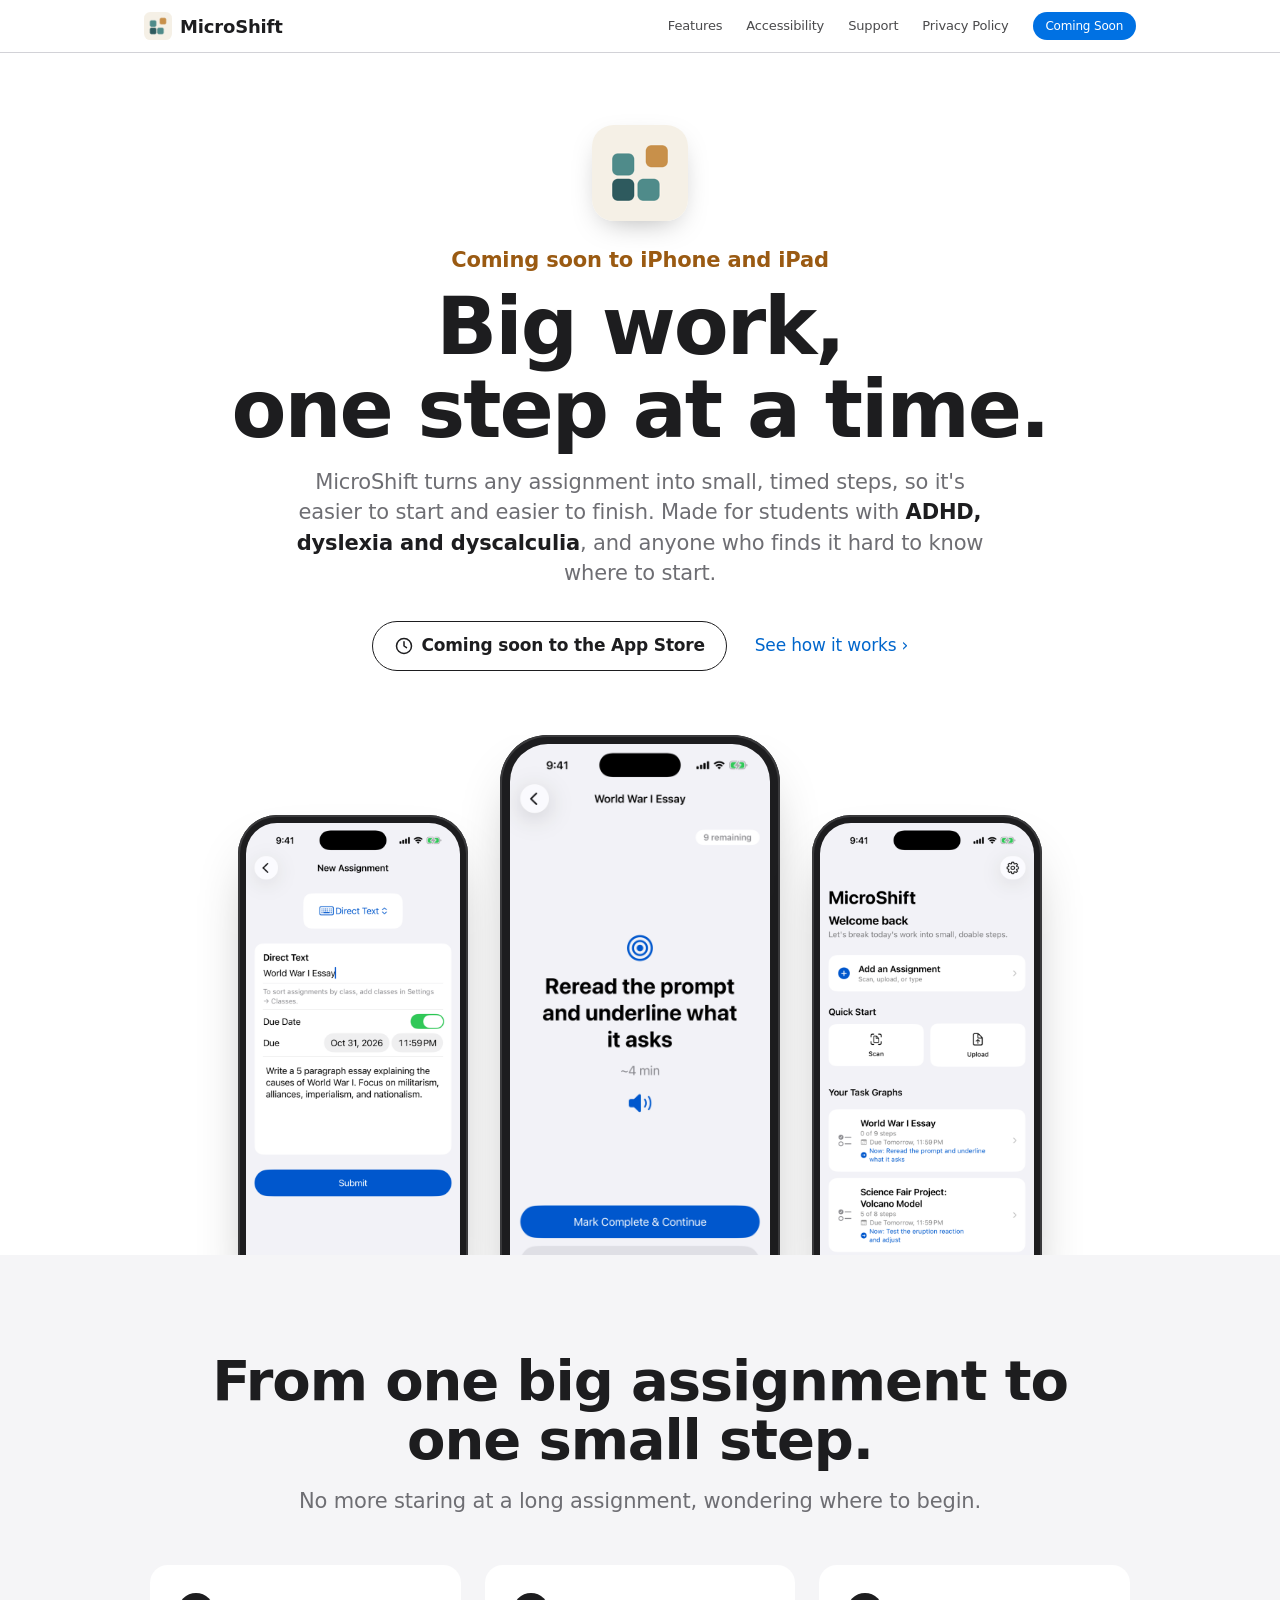
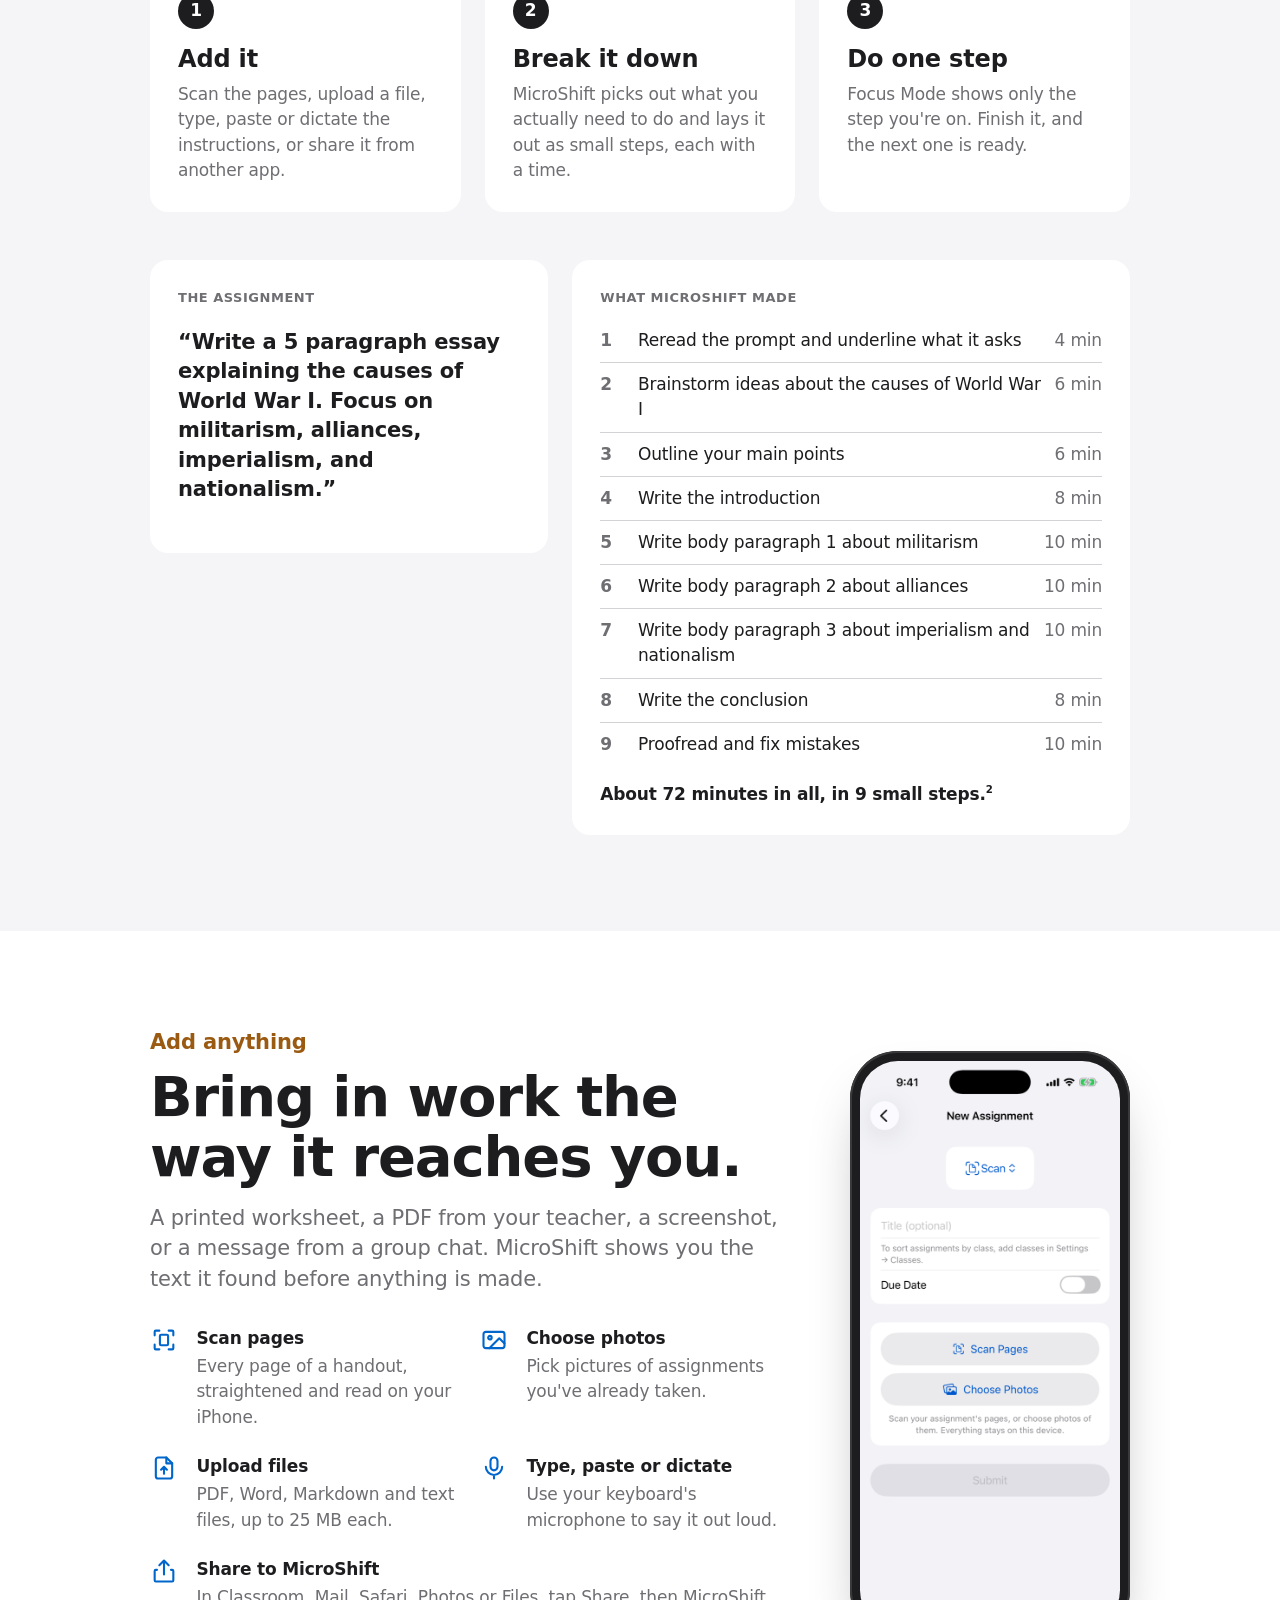
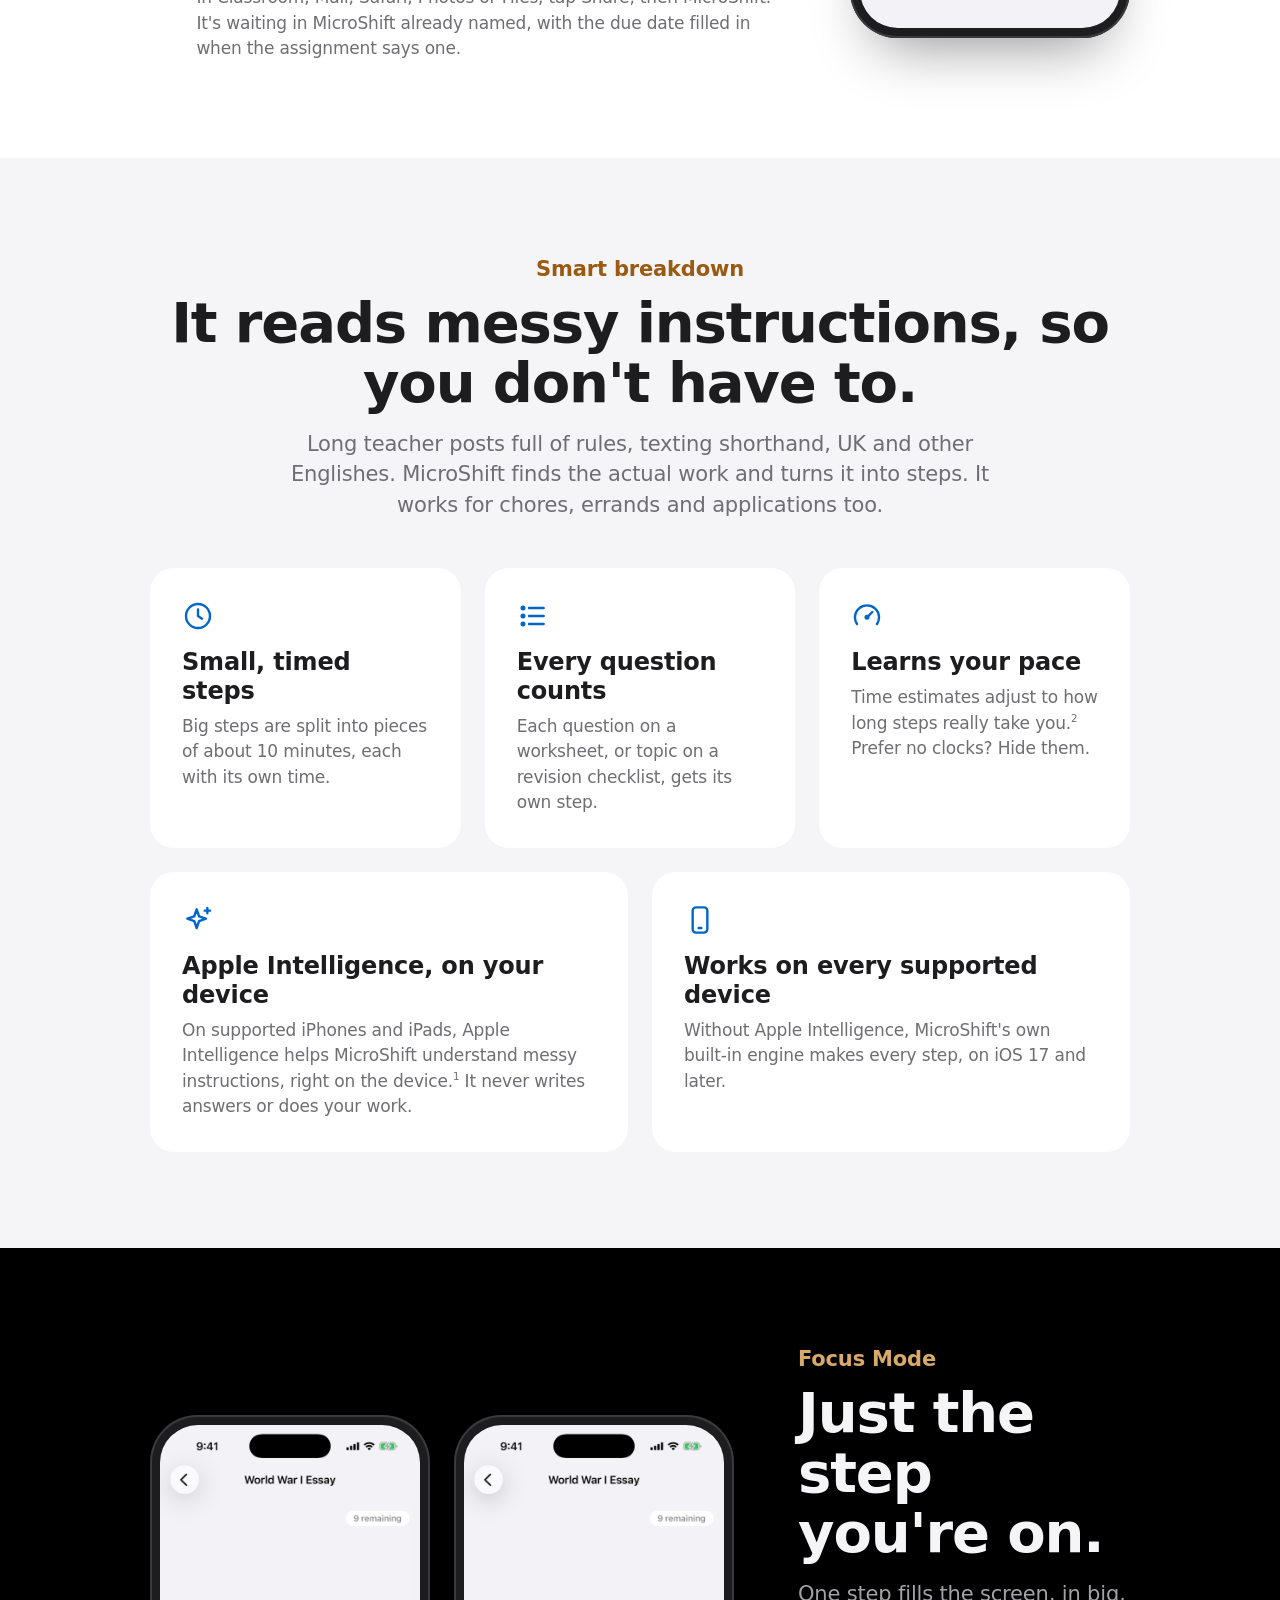
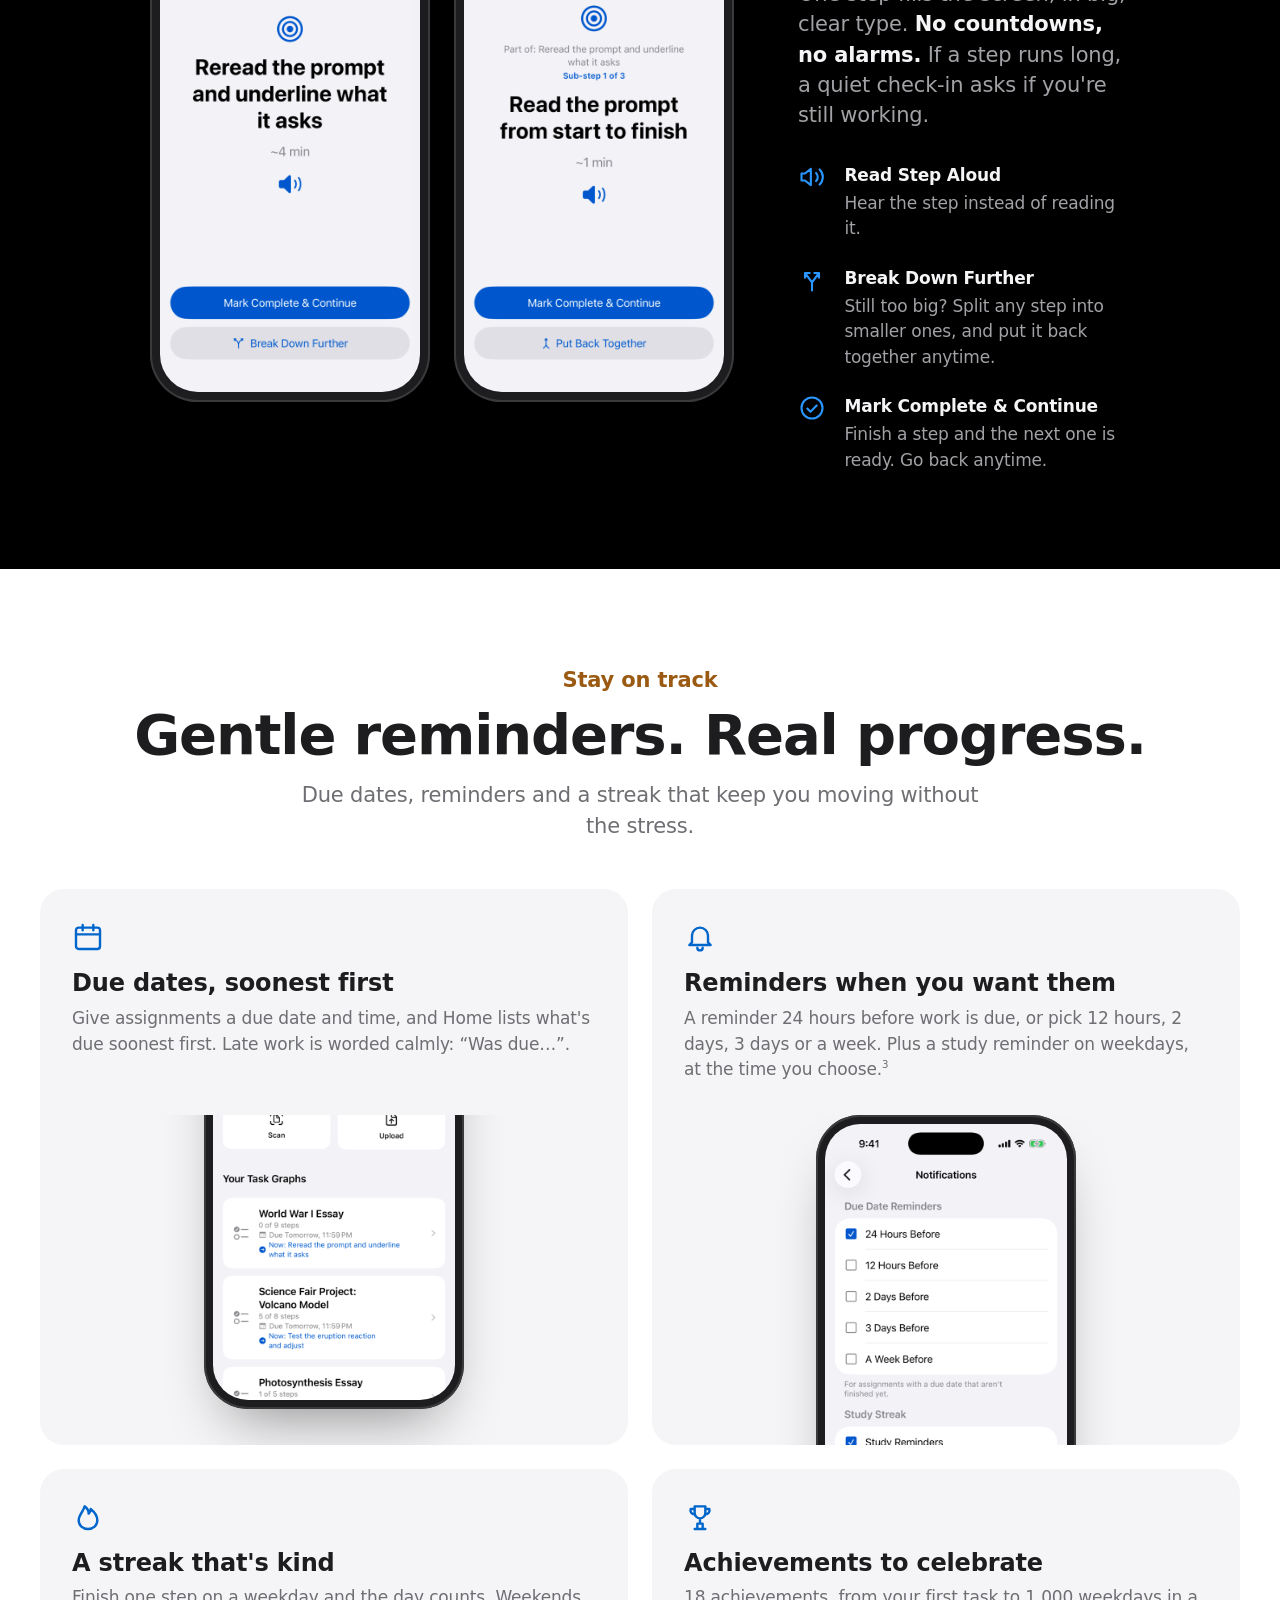
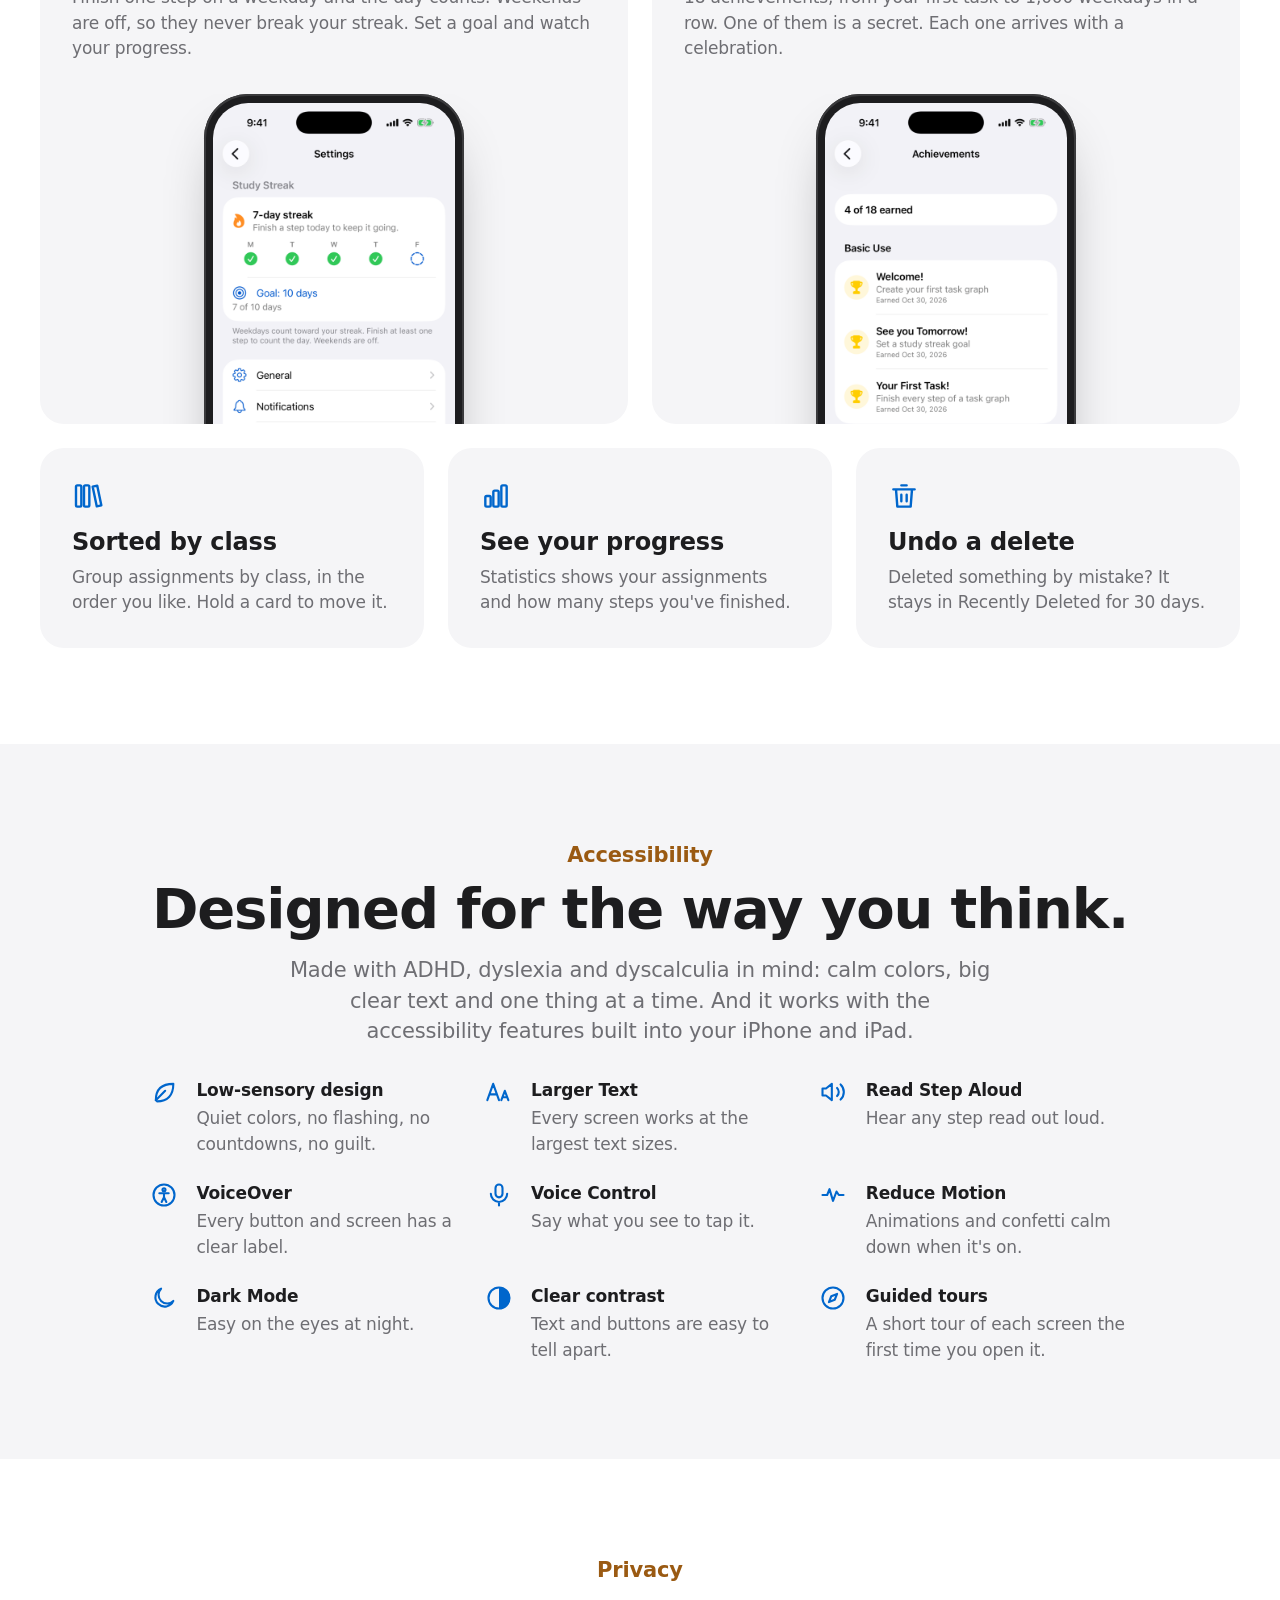
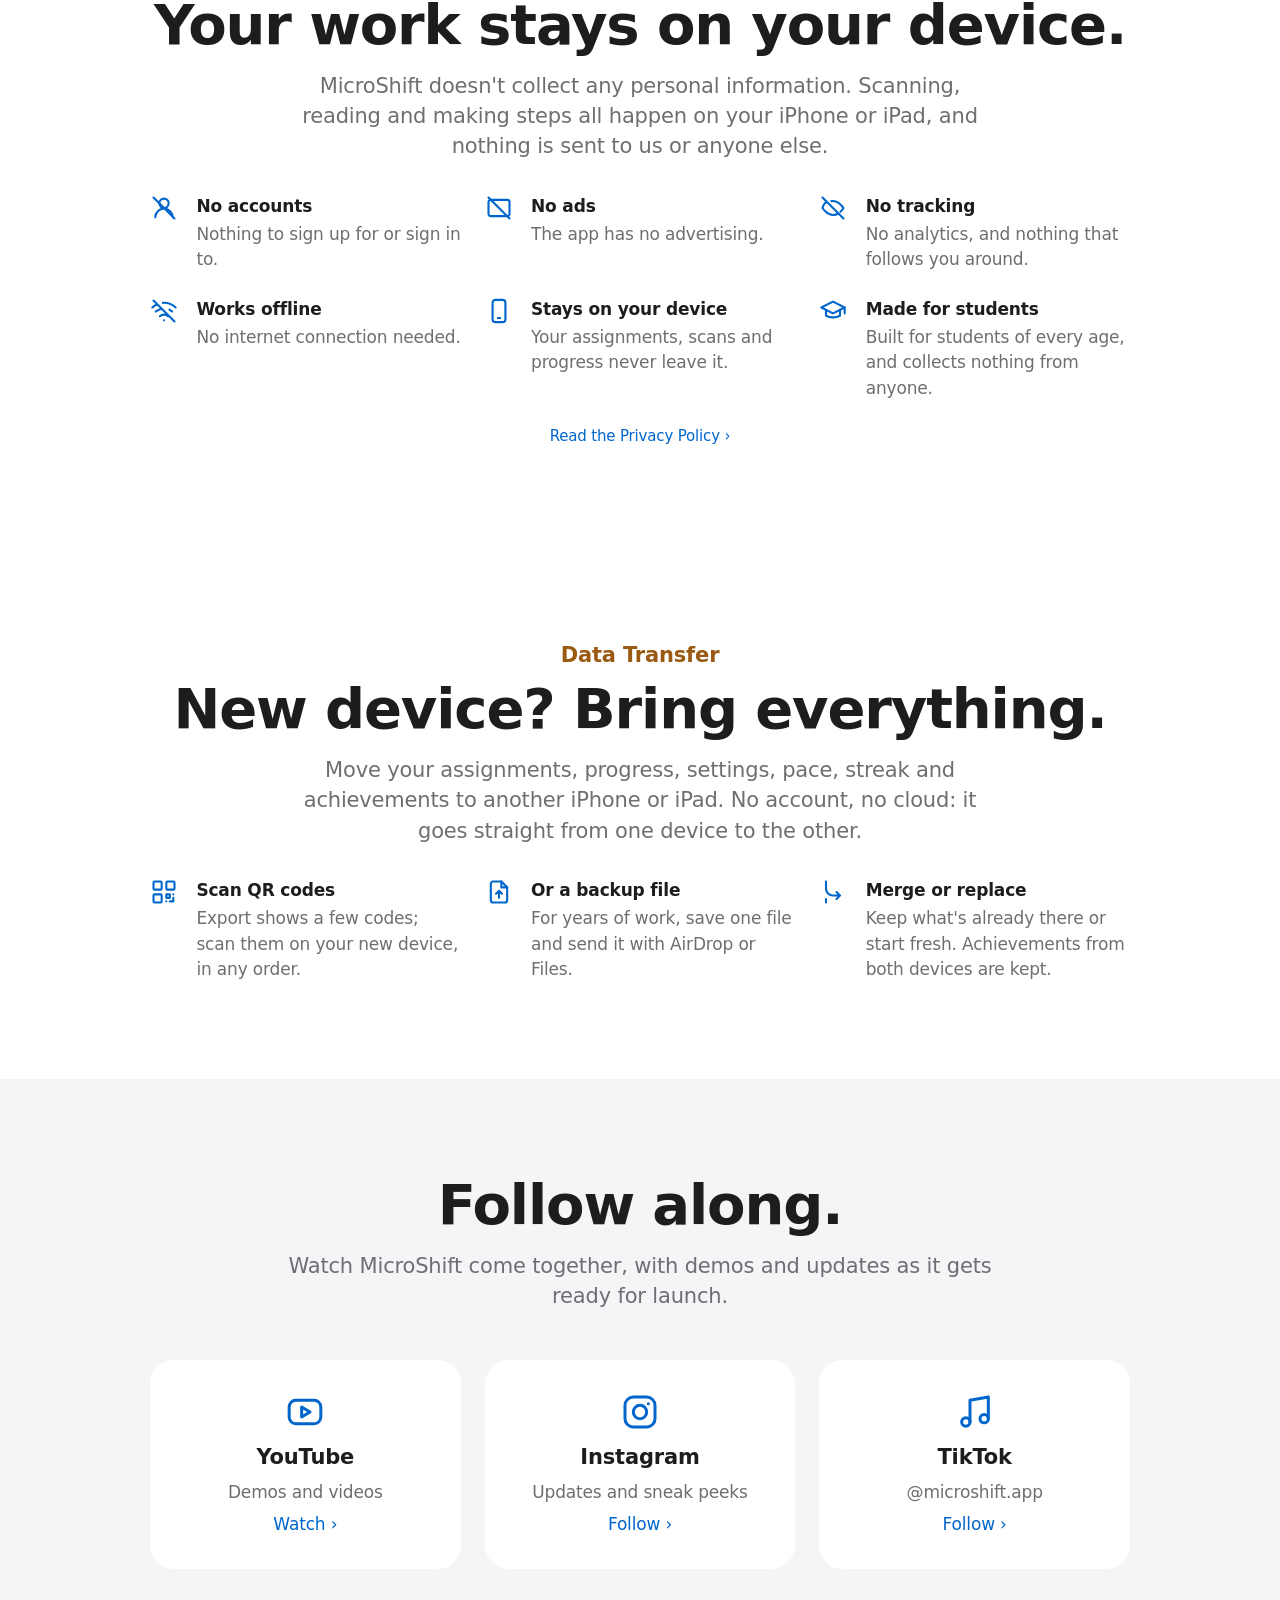
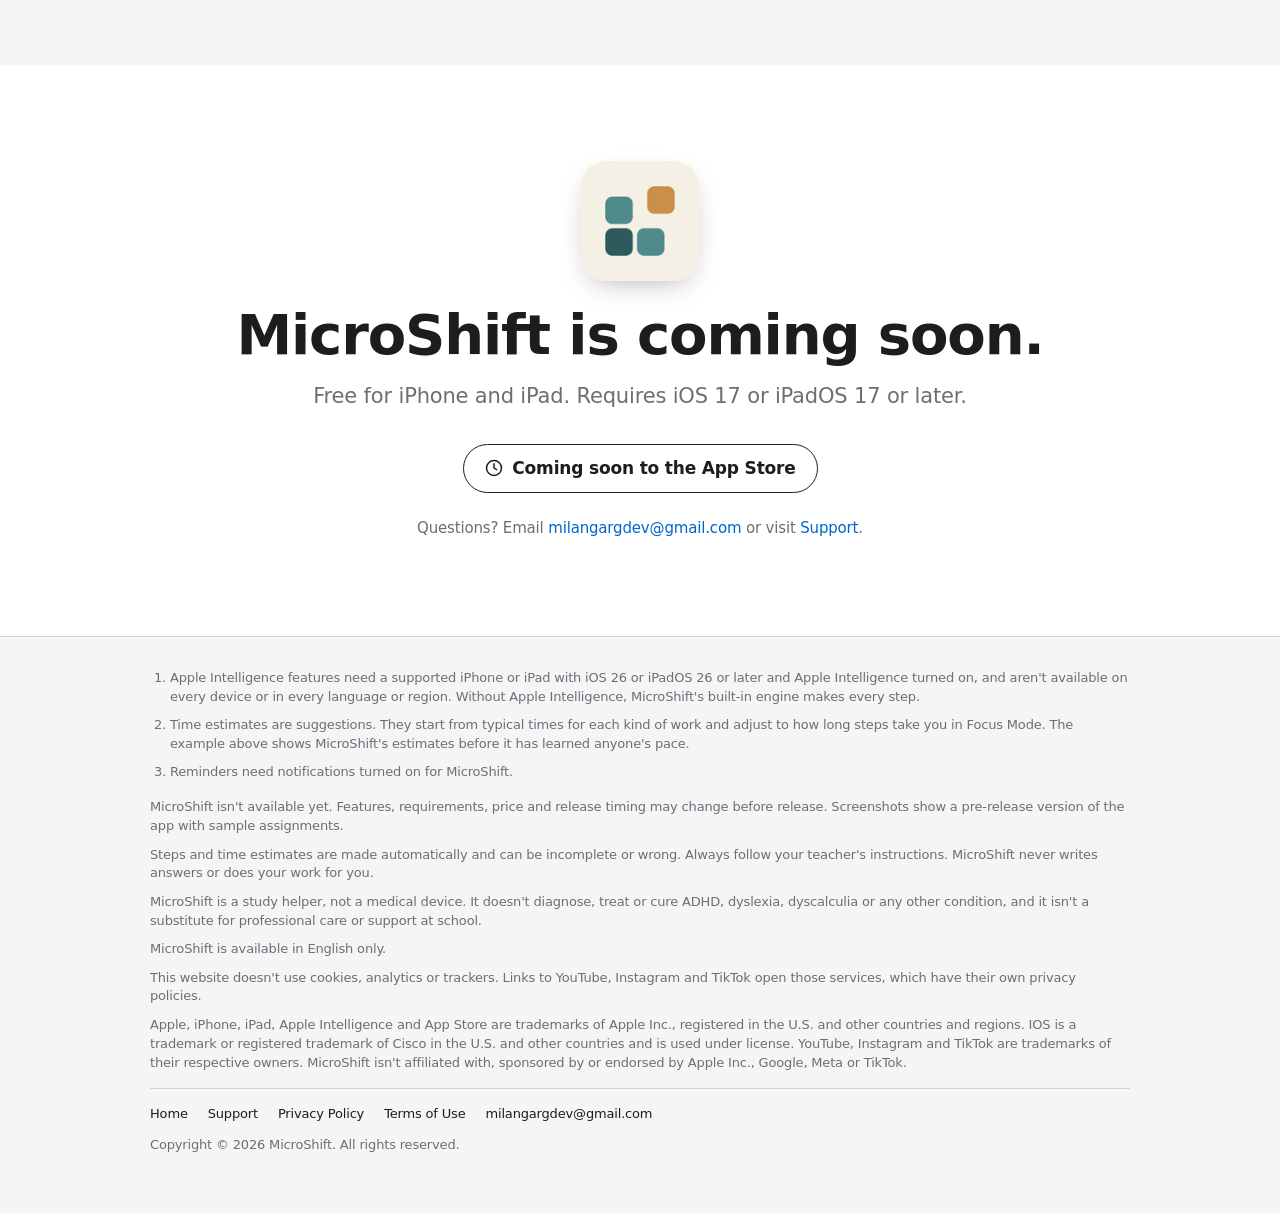
<file: index.html>
<!doctype html>
<html lang="en">
<head>
    <meta charset="utf-8">
    <meta name="viewport" content="width=device-width, initial-scale=1">
    <title>MicroShift: Big work, one step at a time</title>
    <meta name="description" content="MicroShift turns any assignment into small, timed steps. Made for students with ADHD, dyslexia and dyscalculia. Coming soon to iPhone and iPad.">
    <link rel="stylesheet" href="style.css">
    <link rel="icon" type="image/png" href="images/favicon-light.png" media="(prefers-color-scheme: light)">
    <link rel="icon" type="image/png" href="images/favicon-dark.png" media="(prefers-color-scheme: dark)">
    <link rel="apple-touch-icon" href="images/apple-touch-icon.png">
</head>
<body>
    <a class="skip-link" href="#main">Skip to content</a>

    <!-- Icons, drawn here and used below with <use>. Simple line drawings, no
         brand logos. -->
    <svg xmlns="http://www.w3.org/2000/svg" style="display: none">
        <symbol id="i-scan" viewBox="0 0 24 24"><g fill="none" stroke="currentColor" stroke-width="1.8" stroke-linecap="round" stroke-linejoin="round"><path d="M4 8V5a1 1 0 0 1 1-1h3M16 4h3a1 1 0 0 1 1 1v3M20 16v3a1 1 0 0 1-1 1h-3M8 20H5a1 1 0 0 1-1-1v-3"/><rect x="8.5" y="7.5" width="7" height="9" rx="1"/></g></symbol>
        <symbol id="i-photos" viewBox="0 0 24 24"><g fill="none" stroke="currentColor" stroke-width="1.8" stroke-linecap="round" stroke-linejoin="round"><rect x="3" y="5" width="18" height="14" rx="2"/><circle cx="8.5" cy="10" r="1.5"/><path d="m21 15-4.5-4.5L8 19"/></g></symbol>
        <symbol id="i-file" viewBox="0 0 24 24"><g fill="none" stroke="currentColor" stroke-width="1.8" stroke-linecap="round" stroke-linejoin="round"><path d="M14 3H7a2 2 0 0 0-2 2v14a2 2 0 0 0 2 2h10a2 2 0 0 0 2-2V8z"/><path d="M14 3v5h5M12 17v-6M9.5 13.5 12 11l2.5 2.5"/></g></symbol>
        <symbol id="i-keyboard" viewBox="0 0 24 24"><g fill="none" stroke="currentColor" stroke-width="1.8" stroke-linecap="round" stroke-linejoin="round"><rect x="2" y="6" width="20" height="12" rx="2"/><path d="M6 10h.01M10 10h.01M14 10h.01M18 10h.01M7 14h10"/></g></symbol>
        <symbol id="i-mic" viewBox="0 0 24 24"><g fill="none" stroke="currentColor" stroke-width="1.8" stroke-linecap="round" stroke-linejoin="round"><rect x="9" y="3" width="6" height="11" rx="3"/><path d="M5 11a7 7 0 0 0 14 0M12 18v3"/></g></symbol>
        <symbol id="i-sparkle" viewBox="0 0 24 24"><g fill="none" stroke="currentColor" stroke-width="1.8" stroke-linecap="round" stroke-linejoin="round"><path d="m11 4 1.8 5.2L18 11l-5.2 1.8L11 18l-1.8-5.2L4 11l5.2-1.8z"/><path d="M19 3v4M17 5h4"/></g></symbol>
        <symbol id="i-split" viewBox="0 0 24 24"><g fill="none" stroke="currentColor" stroke-width="1.8" stroke-linecap="round" stroke-linejoin="round"><path d="M12 21v-7M12 14 6 6M12 14l6-8M6 6v4M6 6h4M18 6h-4M18 6v4"/></g></symbol>
        <symbol id="i-list" viewBox="0 0 24 24"><g fill="none" stroke="currentColor" stroke-width="1.8" stroke-linecap="round" stroke-linejoin="round"><path d="M9 6h11M9 12h11M9 18h11"/><circle cx="4.5" cy="6" r="1"/><circle cx="4.5" cy="12" r="1"/><circle cx="4.5" cy="18" r="1"/></g></symbol>
        <symbol id="i-speaker" viewBox="0 0 24 24"><g fill="none" stroke="currentColor" stroke-width="1.8" stroke-linecap="round" stroke-linejoin="round"><path d="M11 5 6 9H3v6h3l5 4z"/><path d="M15.5 8.5a5 5 0 0 1 0 7M18.5 5.5a9 9 0 0 1 0 13"/></g></symbol>
        <symbol id="i-check" viewBox="0 0 24 24"><g fill="none" stroke="currentColor" stroke-width="1.8" stroke-linecap="round" stroke-linejoin="round"><circle cx="12" cy="12" r="9"/><path d="m8 12.5 2.7 2.7L16 9.8"/></g></symbol>
        <symbol id="i-target" viewBox="0 0 24 24"><g fill="none" stroke="currentColor" stroke-width="1.8" stroke-linecap="round" stroke-linejoin="round"><circle cx="12" cy="12" r="9"/><circle cx="12" cy="12" r="5"/><circle cx="12" cy="12" r="1"/></g></symbol>
        <symbol id="i-clock" viewBox="0 0 24 24"><g fill="none" stroke="currentColor" stroke-width="1.8" stroke-linecap="round" stroke-linejoin="round"><circle cx="12" cy="12" r="9"/><path d="M12 7v5l3 2"/></g></symbol>
        <symbol id="i-calendar" viewBox="0 0 24 24"><g fill="none" stroke="currentColor" stroke-width="1.8" stroke-linecap="round" stroke-linejoin="round"><rect x="3" y="5" width="18" height="16" rx="2"/><path d="M3 10h18M8 3v4M16 3v4"/></g></symbol>
        <symbol id="i-bell" viewBox="0 0 24 24"><g fill="none" stroke="currentColor" stroke-width="1.8" stroke-linecap="round" stroke-linejoin="round"><path d="M6 16v-5a6 6 0 1 1 12 0v5l2 2H4z"/><path d="M10 20a2 2 0 0 0 4 0"/></g></symbol>
        <symbol id="i-books" viewBox="0 0 24 24"><g fill="none" stroke="currentColor" stroke-width="1.8" stroke-linecap="round" stroke-linejoin="round"><rect x="3" y="4" width="4" height="16" rx="1"/><rect x="9" y="4" width="4" height="16" rx="1"/><path d="m15.5 5 3.4-.8L22 19l-3.4.8z"/></g></symbol>
        <symbol id="i-flame" viewBox="0 0 24 24"><g fill="none" stroke="currentColor" stroke-width="1.8" stroke-linecap="round" stroke-linejoin="round"><path d="M12 21c-3.9 0-7-2.6-7-6.5C5 10.5 8.5 8 9.5 4c2 1.5 3 3.5 3 5.5 1-1 1.5-2 1.5-3.5 2.5 2 5 4.5 5 8.5 0 3.9-3.1 6.5-7 6.5z"/></g></symbol>
        <symbol id="i-trophy" viewBox="0 0 24 24"><g fill="none" stroke="currentColor" stroke-width="1.8" stroke-linecap="round" stroke-linejoin="round"><path d="M8 4h8v5a4 4 0 0 1-8 0zM8 6H5a3 3 0 0 0 3 4M16 6h3a3 3 0 0 1-3 4M12 13v4M8 21h8M10 17h4v4h-4z"/></g></symbol>
        <symbol id="i-trash" viewBox="0 0 24 24"><g fill="none" stroke="currentColor" stroke-width="1.8" stroke-linecap="round" stroke-linejoin="round"><path d="M4 7h16M10 4h4M6 7l1 13h10l1-13M10 11v5M14 11v5"/></g></symbol>
        <symbol id="i-gauge" viewBox="0 0 24 24"><g fill="none" stroke="currentColor" stroke-width="1.8" stroke-linecap="round" stroke-linejoin="round"><path d="M4.5 18a9 9 0 1 1 15 0"/><path d="m12 13 4-4"/><circle cx="12" cy="13" r="1"/></g></symbol>
        <symbol id="i-chart" viewBox="0 0 24 24"><g fill="none" stroke="currentColor" stroke-width="1.8" stroke-linecap="round" stroke-linejoin="round"><rect x="4" y="12" width="4" height="8" rx="1"/><rect x="10" y="8" width="4" height="12" rx="1"/><rect x="16" y="4" width="4" height="16" rx="1"/></g></symbol>
        <symbol id="i-textsize" viewBox="0 0 24 24"><g fill="none" stroke="currentColor" stroke-width="1.8" stroke-linecap="round" stroke-linejoin="round"><path d="M2 19 7 5l5 14M3.8 14h6.4M14 19l3-8 3 8M15 16.5h4"/></g></symbol>
        <symbol id="i-voiceover" viewBox="0 0 24 24"><g fill="none" stroke="currentColor" stroke-width="1.8" stroke-linecap="round" stroke-linejoin="round"><circle cx="12" cy="12" r="9"/><circle cx="12" cy="7.5" r="1.3"/><path d="M8 10.5h8M12 10.5v3.5M10 18l2-4 2 4"/></g></symbol>
        <symbol id="i-moon" viewBox="0 0 24 24"><g fill="none" stroke="currentColor" stroke-width="1.8" stroke-linecap="round" stroke-linejoin="round"><path d="M20 14.5A8 8 0 1 1 9.5 4a6.5 6.5 0 0 0 10.5 10.5z"/></g></symbol>
        <symbol id="i-motion" viewBox="0 0 24 24"><g fill="none" stroke="currentColor" stroke-width="1.8" stroke-linecap="round" stroke-linejoin="round"><path d="M3 12h4l2-5 3 10 3-8 2 3h4"/></g></symbol>
        <symbol id="i-contrast" viewBox="0 0 24 24"><circle cx="12" cy="12" r="9" fill="none" stroke="currentColor" stroke-width="1.8"/><path d="M12 3a9 9 0 0 1 0 18z" fill="currentColor"/></symbol>
        <symbol id="i-leaf" viewBox="0 0 24 24"><g fill="none" stroke="currentColor" stroke-width="1.8" stroke-linecap="round" stroke-linejoin="round"><path d="M5 19c0-9 5-14 15-14 0 10-5 15-14 15"/><path d="M5 19 13 11"/></g></symbol>
        <symbol id="i-map" viewBox="0 0 24 24"><g fill="none" stroke="currentColor" stroke-width="1.8" stroke-linecap="round" stroke-linejoin="round"><circle cx="12" cy="12" r="9"/><path d="m15.5 8.5-2 5-5 2 2-5z"/></g></symbol>
        <symbol id="i-person-off" viewBox="0 0 24 24"><g fill="none" stroke="currentColor" stroke-width="1.8" stroke-linecap="round" stroke-linejoin="round"><circle cx="12" cy="8" r="4"/><path d="M4.5 20a7.5 7.5 0 0 1 15 0M3 3l18 18"/></g></symbol>
        <symbol id="i-eye-off" viewBox="0 0 24 24"><g fill="none" stroke="currentColor" stroke-width="1.8" stroke-linecap="round" stroke-linejoin="round"><path d="M3 3l18 18M10.6 6.1A9.8 9.8 0 0 1 12 6c5 0 9 6 9 6a17 17 0 0 1-2.6 3.3M6.6 6.6C4.3 8 3 12 3 12s4 6 9 6a9 9 0 0 0 4.4-1.1"/></g></symbol>
        <symbol id="i-wifi-off" viewBox="0 0 24 24"><g fill="none" stroke="currentColor" stroke-width="1.8" stroke-linecap="round" stroke-linejoin="round"><path d="M3 3l18 18M8.5 16.5a5 5 0 0 1 7 0M12 20h.01M5 12.5a10 10 0 0 1 4.2-2.3M19 12.5a10 10 0 0 0-2.3-1.6M2 9a15 15 0 0 1 3.7-2.6M22 9a15 15 0 0 0-11-4"/></g></symbol>
        <symbol id="i-device" viewBox="0 0 24 24"><g fill="none" stroke="currentColor" stroke-width="1.8" stroke-linecap="round" stroke-linejoin="round"><rect x="6.5" y="2.5" width="11" height="19" rx="2.5"/><path d="M11 18h2"/></g></symbol>
        <symbol id="i-cap" viewBox="0 0 24 24"><g fill="none" stroke="currentColor" stroke-width="1.8" stroke-linecap="round" stroke-linejoin="round"><path d="m2 9 10-5 10 5-10 5z"/><path d="M6 11v5c3 2 9 2 12 0v-5M22 9v5"/></g></symbol>
        <symbol id="i-ad-off" viewBox="0 0 24 24"><g fill="none" stroke="currentColor" stroke-width="1.8" stroke-linecap="round" stroke-linejoin="round"><rect x="3" y="5" width="18" height="14" rx="2"/><path d="M3 3l18 18"/></g></symbol>
        <symbol id="i-play" viewBox="0 0 24 24"><g fill="none" stroke="currentColor" stroke-width="1.8" stroke-linecap="round" stroke-linejoin="round"><rect x="2.5" y="5" width="19" height="14" rx="4"/><path d="m10 9 5 3-5 3z"/></g></symbol>
        <symbol id="i-camera" viewBox="0 0 24 24"><g fill="none" stroke="currentColor" stroke-width="1.8" stroke-linecap="round" stroke-linejoin="round"><rect x="3" y="3" width="18" height="18" rx="5"/><circle cx="12" cy="12" r="4"/><path d="M17 7h.01"/></g></symbol>
        <symbol id="i-note" viewBox="0 0 24 24"><g fill="none" stroke="currentColor" stroke-width="1.8" stroke-linecap="round" stroke-linejoin="round"><path d="M9 18V5l11-2v13"/><circle cx="6.5" cy="18" r="2.5"/><circle cx="17.5" cy="16" r="2.5"/></g></symbol>
        <symbol id="i-mail" viewBox="0 0 24 24"><g fill="none" stroke="currentColor" stroke-width="1.8" stroke-linecap="round" stroke-linejoin="round"><rect x="3" y="5" width="18" height="14" rx="2"/><path d="m3 7 9 6 9-6"/></g></symbol>
        <symbol id="i-share" viewBox="0 0 24 24"><g fill="none" stroke="currentColor" stroke-width="1.8" stroke-linecap="round" stroke-linejoin="round"><path d="M12 3v12M8 7l4-4 4 4"/><path d="M6 11H5a1 1 0 0 0-1 1v8a1 1 0 0 0 1 1h14a1 1 0 0 0 1-1v-8a1 1 0 0 0-1-1h-1"/></g></symbol>
        <symbol id="i-qr" viewBox="0 0 24 24"><g fill="none" stroke="currentColor" stroke-width="1.8" stroke-linecap="round" stroke-linejoin="round"><rect x="3" y="3" width="7" height="7" rx="1"/><rect x="14" y="3" width="7" height="7" rx="1"/><rect x="3" y="14" width="7" height="7" rx="1"/><path d="M14 14h3v3h-3zM20 14v.01M14 20h.01M17 20h3v-3"/></g></symbol>
        <symbol id="i-merge" viewBox="0 0 24 24"><g fill="none" stroke="currentColor" stroke-width="1.8" stroke-linecap="round" stroke-linejoin="round"><path d="M6 3v6a6 6 0 0 0 6 6h6M18 15l-3-3M18 15l-3 3M6 21v-3"/></g></symbol>
        <symbol id="i-soon" viewBox="0 0 24 24"><g fill="none" stroke="currentColor" stroke-width="1.8" stroke-linecap="round" stroke-linejoin="round"><circle cx="12" cy="12" r="9"/><path d="M12 7v5l3 2"/></g></symbol>
    </svg>

    <header class="globalnav">
        <div class="globalnav-inner">
            <!-- The app's logo, light or dark to match the device. The name beside it says what it is. -->
            <a class="brand" href="./">
                <picture>
                    <source srcset="images/logo-dark.png" media="(prefers-color-scheme: dark)">
                    <img src="images/logo-light.png" alt="" width="28" height="28">
                </picture>
                MicroShift
            </a>
            <nav class="nav-links" aria-label="Pages">
                <a href="#features">Features</a>
                <a href="#accessibility">Accessibility</a>
                <a href="support.html">Support</a>
                <a href="privacy.html">Privacy Policy</a>
            </nav>
            <a class="nav-cta" href="#download">Coming Soon</a>
        </div>
    </header>

    <main id="main">

        <!-- ===== Hero ===== -->
        <section class="hero" aria-labelledby="hero-title">
            <picture>
                <source srcset="images/logo-dark.png" media="(prefers-color-scheme: dark)">
                <img class="app-icon" src="images/logo-light.png" alt="" width="96" height="96">
            </picture>
            <p class="eyebrow">Coming soon to iPhone and iPad</p>
            <h1 id="hero-title"><span class="line">Big work,</span> <span class="line">one step at a time.</span></h1>
            <p class="intro">MicroShift turns any assignment into small, timed steps, so it's easier to start and
                easier to finish. Made for students with <strong>ADHD, dyslexia and dyscalculia</strong>, and anyone
                who finds it hard to know where to start.</p>

            <div class="cta-row">
                <!-- App Store: when MicroShift is live, replace this "Coming soon" label with Apple's official badge
                     (see README.md):
                <a class="store-badge" href="APP_STORE_URL">
                    <img src="images/app-store-badge.svg" alt="Download on the App Store" width="162" height="54">
                </a>
                -->
                <span class="coming-soon"><svg aria-hidden="true"><use href="#i-soon"/></svg>Coming soon to the App Store</span>
                <a class="more" href="#how">See how it works</a>
            </div>

            <div class="hero-phones">
                <figure class="phone small">
                    <img src="images/screens/add.png" width="599" height="1304"
                        alt="New Assignment screen. A World War I essay assignment is typed in, with a due date of October 31 at 11:59 PM.">
                </figure>
                <figure class="phone">
                    <img src="images/screens/focus.png" width="599" height="1304"
                        alt="Focus Mode showing one step, Reread the prompt and underline what it asks, about 4 minutes, with Read Step Aloud, Mark Complete and Continue, and Break Down Further.">
                </figure>
                <figure class="phone small">
                    <img src="images/screens/home.png" width="599" height="1304"
                        alt="Home screen listing assignments with their due dates, progress and the current step of each.">
                </figure>
            </div>
        </section>

        <!-- ===== How it works ===== -->
        <section class="section alt center" id="how" aria-labelledby="how-title">
            <div class="wrap">
                <h2 class="headline" id="how-title">From one big assignment to one small step.</h2>
                <p class="intro">No more staring at a long assignment, wondering where to begin.</p>

                <div class="steps-row">
                    <div class="step-card">
                        <span class="step-number" aria-hidden="true">1</span>
                        <h3>Add it</h3>
                        <p>Scan the pages, upload a file, type, paste or dictate the instructions, or share it from
                            another app.</p>
                    </div>
                    <div class="step-card">
                        <span class="step-number" aria-hidden="true">2</span>
                        <h3>Break it down</h3>
                        <p>MicroShift picks out what you actually need to do and lays it out as small steps, each with a
                            time.</p>
                    </div>
                    <div class="step-card">
                        <span class="step-number" aria-hidden="true">3</span>
                        <h3>Do one step</h3>
                        <p>Focus Mode shows only the step you're on. Finish it, and the next one is ready.</p>
                    </div>
                </div>

                <div class="example">
                    <div class="example-prompt">
                        <p class="example-label">The assignment</p>
                        <blockquote>
                            <p>“Write a 5 paragraph essay explaining the causes of World War I. Focus on militarism,
                                alliances, imperialism, and nationalism.”</p>
                        </blockquote>
                    </div>
                    <div class="example-steps">
                        <p class="example-label">What MicroShift made</p>
                        <ol>
                            <li>Reread the prompt and underline what it asks <span class="mins">4 min</span></li>
                            <li>Brainstorm ideas about the causes of World War I <span class="mins">6 min</span></li>
                            <li>Outline your main points <span class="mins">6 min</span></li>
                            <li>Write the introduction <span class="mins">8 min</span></li>
                            <li>Write body paragraph 1 about militarism <span class="mins">10 min</span></li>
                            <li>Write body paragraph 2 about alliances <span class="mins">10 min</span></li>
                            <li>Write body paragraph 3 about imperialism and nationalism <span class="mins">10 min</span></li>
                            <li>Write the conclusion <span class="mins">8 min</span></li>
                            <li>Proofread and fix mistakes <span class="mins">10 min</span></li>
                        </ol>
                        <p class="example-total">About 72 minutes in all, in 9 small steps.<sup><a href="#note-2">2</a></sup></p>
                    </div>
                </div>
            </div>
        </section>

        <!-- ===== Adding work ===== -->
        <section class="section" id="features" aria-labelledby="add-title">
            <div class="wrap feature-row">
                <div class="feature-text">
                    <p class="eyebrow">Add anything</p>
                    <h2 class="headline" id="add-title">Bring in work the way it reaches you.</h2>
                    <p class="intro">A printed worksheet, a PDF from your teacher, a screenshot, or a message from a
                        group chat. MicroShift shows you the text it found before anything is made.</p>
                    <ul class="points two">
                        <li><svg aria-hidden="true"><use href="#i-scan"/></svg><strong>Scan pages</strong>
                            <span>Every page of a handout, straightened and read on your iPhone.</span></li>
                        <li><svg aria-hidden="true"><use href="#i-photos"/></svg><strong>Choose photos</strong>
                            <span>Pick pictures of assignments you've already taken.</span></li>
                        <li><svg aria-hidden="true"><use href="#i-file"/></svg><strong>Upload files</strong>
                            <span>PDF, Word, Markdown and text files, up to 25 MB each.</span></li>
                        <li><svg aria-hidden="true"><use href="#i-mic"/></svg><strong>Type, paste or dictate</strong>
                            <span>Use your keyboard's microphone to say it out loud.</span></li>
                        <li class="wide"><svg aria-hidden="true"><use href="#i-share"/></svg><strong>Share to MicroShift</strong>
                            <span>In Classroom, Mail, Safari, Photos or Files, tap Share, then MicroShift. It's waiting
                                in MicroShift already named, with the due date filled in when the assignment says one.</span></li>
                    </ul>
                </div>
                <div class="feature-phones">
                    <figure class="phone">
                        <img src="images/screens/scan.png" width="599" height="1304" loading="lazy"
                            alt="New Assignment screen set to Scan, with Scan Pages and Choose Photos buttons. Everything stays on this device.">
                    </figure>
                </div>
            </div>
        </section>

        <!-- ===== Understanding the assignment ===== -->
        <section class="section alt center" aria-labelledby="engine-title">
            <div class="wrap">
                <p class="eyebrow">Smart breakdown</p>
                <h2 class="headline" id="engine-title">It reads messy instructions, so you don't have to.</h2>
                <p class="intro">Long teacher posts full of rules, texting shorthand, UK and other Englishes. MicroShift
                    finds the actual work and turns it into steps. It works for chores, errands and applications too.</p>

                <div class="bento">
                    <div class="tile">
                        <svg class="icon" aria-hidden="true"><use href="#i-clock"/></svg>
                        <h3>Small, timed steps</h3>
                        <p>Big steps are split into pieces of about 10 minutes, each with its own time.</p>
                    </div>
                    <div class="tile">
                        <svg class="icon" aria-hidden="true"><use href="#i-list"/></svg>
                        <h3>Every question counts</h3>
                        <p>Each question on a worksheet, or topic on a revision checklist, gets its own step.</p>
                    </div>
                    <div class="tile">
                        <svg class="icon" aria-hidden="true"><use href="#i-gauge"/></svg>
                        <h3>Learns your pace</h3>
                        <p>Time estimates adjust to how long steps really take you.<sup><a href="#note-2">2</a></sup> Prefer
                            no clocks? Hide them.</p>
                    </div>
                    <div class="tile half">
                        <svg class="icon" aria-hidden="true"><use href="#i-sparkle"/></svg>
                        <h3>Apple Intelligence, on your device</h3>
                        <p>On supported iPhones and iPads, Apple Intelligence helps MicroShift understand messy
                            instructions, right on the device.<sup><a href="#note-1">1</a></sup> It never writes answers
                            or does your work.</p>
                    </div>
                    <div class="tile half">
                        <svg class="icon" aria-hidden="true"><use href="#i-device"/></svg>
                        <h3>Works on every supported device</h3>
                        <p>Without Apple Intelligence, MicroShift's own built-in engine makes every step, on iOS 17 and
                            later.</p>
                    </div>
                </div>
            </div>
        </section>

        <!-- ===== Focus Mode ===== -->
        <section class="section band" id="focus" aria-labelledby="focus-title">
            <div class="wrap feature-row reverse">
                <div class="feature-text">
                    <p class="eyebrow">Focus Mode</p>
                    <h2 class="headline" id="focus-title">Just the step you're on.</h2>
                    <p class="intro">One step fills the screen, in big, clear type. <strong>No countdowns, no
                        alarms.</strong> If a step runs long, a quiet check-in asks if you're still working.</p>
                    <ul class="points">
                        <li><svg aria-hidden="true"><use href="#i-speaker"/></svg><strong>Read Step Aloud</strong>
                            <span>Hear the step instead of reading it.</span></li>
                        <li><svg aria-hidden="true"><use href="#i-split"/></svg><strong>Break Down Further</strong>
                            <span>Still too big? Split any step into smaller ones, and put it back together anytime.</span></li>
                        <li><svg aria-hidden="true"><use href="#i-check"/></svg><strong>Mark Complete &amp; Continue</strong>
                            <span>Finish a step and the next one is ready. Go back anytime.</span></li>
                    </ul>
                </div>
                <div class="feature-phones">
                    <figure class="phone">
                        <img src="images/screens/focus.png" width="599" height="1304" loading="lazy"
                            alt="Focus Mode showing the step Reread the prompt and underline what it asks, about 4 minutes, with 9 remaining.">
                    </figure>
                    <figure class="phone">
                        <img src="images/screens/breakdown.png" width="599" height="1304" loading="lazy"
                            alt="The same step broken down further. Sub-step 1 of 3: Read the prompt from start to finish, about 1 minute.">
                    </figure>
                </div>
            </div>
        </section>

        <!-- ===== Staying on track ===== -->
        <section class="section center" id="stay-on-track" aria-labelledby="track-title">
            <div class="wrap wide">
                <p class="eyebrow">Stay on track</p>
                <h2 class="headline" id="track-title">Gentle reminders. Real progress.</h2>
                <p class="intro">Due dates, reminders and a streak that keep you moving without the stress.</p>

                <div class="bento">
                    <div class="tile half">
                        <svg class="icon" aria-hidden="true"><use href="#i-calendar"/></svg>
                        <h3>Due dates, soonest first</h3>
                        <p>Give assignments a due date and time, and Home lists what's due soonest first. Late work is
                            worded calmly: “Was due…”.</p>
                        <div class="peek" style="--shift: 250px">
                            <figure class="phone">
                                <img src="images/screens/home.png" width="599" height="1304" loading="lazy"
                                    alt="Home screen with three assignments, each showing its due date and current step.">
                            </figure>
                        </div>
                    </div>
                    <div class="tile half">
                        <svg class="icon" aria-hidden="true"><use href="#i-bell"/></svg>
                        <h3>Reminders when you want them</h3>
                        <p>A reminder 24 hours before work is due, or pick 12 hours, 2 days, 3 days or a week. Plus a
                            study reminder on weekdays, at the time you choose.<sup><a href="#note-3">3</a></sup></p>
                        <div class="peek">
                            <figure class="phone">
                                <img src="images/screens/notifications.png" width="599" height="1304" loading="lazy"
                                    alt="Notifications settings with due date reminder times and a study reminder at 5:00 PM.">
                            </figure>
                        </div>
                    </div>
                    <div class="tile half">
                        <svg class="icon" aria-hidden="true"><use href="#i-flame"/></svg>
                        <h3>A streak that's kind</h3>
                        <p>Finish one step on a weekday and the day counts. Weekends are off, so they never break your
                            streak. Set a goal and watch your progress.</p>
                        <div class="peek">
                            <figure class="phone">
                                <img src="images/screens/streak.png" width="599" height="1304" loading="lazy"
                                    alt="Study Streak showing a 7-day streak, this week's checkmarks, and a goal of 10 days.">
                            </figure>
                        </div>
                    </div>
                    <div class="tile half">
                        <svg class="icon" aria-hidden="true"><use href="#i-trophy"/></svg>
                        <h3>Achievements to celebrate</h3>
                        <p>18 achievements, from your first task to 1,000 weekdays in a row. One of them is a secret.
                            Each one arrives with a celebration.</p>
                        <div class="peek">
                            <figure class="phone">
                                <img src="images/screens/achievements.png" width="599" height="1304" loading="lazy"
                                    alt="Achievements screen with 4 of 18 earned, including Welcome, See you Tomorrow, Your First Task and Foundational Focus.">
                            </figure>
                        </div>
                    </div>
                    <div class="tile">
                        <svg class="icon" aria-hidden="true"><use href="#i-books"/></svg>
                        <h3>Sorted by class</h3>
                        <p>Group assignments by class, in the order you like. Hold a card to move it.</p>
                    </div>
                    <div class="tile">
                        <svg class="icon" aria-hidden="true"><use href="#i-chart"/></svg>
                        <h3>See your progress</h3>
                        <p>Statistics shows your assignments and how many steps you've finished.</p>
                    </div>
                    <div class="tile">
                        <svg class="icon" aria-hidden="true"><use href="#i-trash"/></svg>
                        <h3>Undo a delete</h3>
                        <p>Deleted something by mistake? It stays in Recently Deleted for 30 days.</p>
                    </div>
                </div>
            </div>
        </section>

        <!-- ===== Accessibility ===== -->
        <section class="section alt center" id="accessibility" aria-labelledby="a11y-title">
            <div class="wrap">
                <p class="eyebrow">Accessibility</p>
                <h2 class="headline" id="a11y-title">Designed for the way you think.</h2>
                <p class="intro">Made with ADHD, dyslexia and dyscalculia in mind: calm colors, big clear text and one
                    thing at a time. And it works with the accessibility features built into your iPhone and iPad.</p>
                <ul class="points three">
                    <li><svg aria-hidden="true"><use href="#i-leaf"/></svg><strong>Low-sensory design</strong>
                        <span>Quiet colors, no flashing, no countdowns, no guilt.</span></li>
                    <li><svg aria-hidden="true"><use href="#i-textsize"/></svg><strong>Larger Text</strong>
                        <span>Every screen works at the largest text sizes.</span></li>
                    <li><svg aria-hidden="true"><use href="#i-speaker"/></svg><strong>Read Step Aloud</strong>
                        <span>Hear any step read out loud.</span></li>
                    <li><svg aria-hidden="true"><use href="#i-voiceover"/></svg><strong>VoiceOver</strong>
                        <span>Every button and screen has a clear label.</span></li>
                    <li><svg aria-hidden="true"><use href="#i-mic"/></svg><strong>Voice Control</strong>
                        <span>Say what you see to tap it.</span></li>
                    <li><svg aria-hidden="true"><use href="#i-motion"/></svg><strong>Reduce Motion</strong>
                        <span>Animations and confetti calm down when it's on.</span></li>
                    <li><svg aria-hidden="true"><use href="#i-moon"/></svg><strong>Dark Mode</strong>
                        <span>Easy on the eyes at night.</span></li>
                    <li><svg aria-hidden="true"><use href="#i-contrast"/></svg><strong>Clear contrast</strong>
                        <span>Text and buttons are easy to tell apart.</span></li>
                    <li><svg aria-hidden="true"><use href="#i-map"/></svg><strong>Guided tours</strong>
                        <span>A short tour of each screen the first time you open it.</span></li>
                </ul>
            </div>
        </section>

        <!-- ===== Privacy ===== -->
        <section class="section center" id="privacy" aria-labelledby="privacy-title">
            <div class="wrap">
                <p class="eyebrow">Privacy</p>
                <h2 class="headline" id="privacy-title">Your work stays on your device.</h2>
                <p class="intro">MicroShift doesn't collect any personal information. Scanning, reading and making steps
                    all happen on your iPhone or iPad, and nothing is sent to us or anyone else.</p>
                <ul class="points three">
                    <li><svg aria-hidden="true"><use href="#i-person-off"/></svg><strong>No accounts</strong>
                        <span>Nothing to sign up for or sign in to.</span></li>
                    <li><svg aria-hidden="true"><use href="#i-ad-off"/></svg><strong>No ads</strong>
                        <span>The app has no advertising.</span></li>
                    <li><svg aria-hidden="true"><use href="#i-eye-off"/></svg><strong>No tracking</strong>
                        <span>No analytics, and nothing that follows you around.</span></li>
                    <li><svg aria-hidden="true"><use href="#i-wifi-off"/></svg><strong>Works offline</strong>
                        <span>No internet connection needed.</span></li>
                    <li><svg aria-hidden="true"><use href="#i-device"/></svg><strong>Stays on your device</strong>
                        <span>Your assignments, scans and progress never leave it.</span></li>
                    <li><svg aria-hidden="true"><use href="#i-cap"/></svg><strong>Made for students</strong>
                        <span>Built for students of every age, and collects nothing from anyone.</span></li>
                </ul>
                <p class="fine"><a class="more" href="privacy.html">Read the Privacy Policy</a></p>
            </div>
        </section>

        <!-- ===== Data Transfer ===== -->
        <section class="section center" id="data-transfer" aria-labelledby="transfer-title">
            <div class="wrap">
                <p class="eyebrow">Data Transfer</p>
                <h2 class="headline" id="transfer-title">New device? Bring everything.</h2>
                <p class="intro">Move your assignments, progress, settings, pace, streak and achievements to another
                    iPhone or iPad. No account, no cloud: it goes straight from one device to the other.</p>
                <ul class="points three">
                    <li><svg aria-hidden="true"><use href="#i-qr"/></svg><strong>Scan QR codes</strong>
                        <span>Export shows a few codes; scan them on your new device, in any order.</span></li>
                    <li><svg aria-hidden="true"><use href="#i-file"/></svg><strong>Or a backup file</strong>
                        <span>For years of work, save one file and send it with AirDrop or Files.</span></li>
                    <li><svg aria-hidden="true"><use href="#i-merge"/></svg><strong>Merge or replace</strong>
                        <span>Keep what's already there or start fresh. Achievements from both devices are kept.</span></li>
                </ul>
            </div>
        </section>

        <!-- ===== Social ===== -->
        <section class="section alt center" id="follow" aria-labelledby="follow-title">
            <div class="wrap">
                <h2 class="headline" id="follow-title">Follow along.</h2>
                <p class="intro">Watch MicroShift come together, with demos and updates as it gets ready for
                    launch.</p>
                <div class="social">
                    <a href="https://www.youtube.com/channel/UCfZz8bWEv5rFrgBzDROaRqA">
                        <svg aria-hidden="true"><use href="#i-play"/></svg>
                        <strong>YouTube</strong>
                        <span>Demos and videos</span>
                        <span class="go more">Watch</span>
                    </a>
                    <a href="https://www.instagram.com/p/DfJPIRvTr3E/">
                        <svg aria-hidden="true"><use href="#i-camera"/></svg>
                        <strong>Instagram</strong>
                        <span>Updates and sneak peeks</span>
                        <span class="go more">Follow</span>
                    </a>
                    <a href="https://www.tiktok.com/@microshift.app">
                        <svg aria-hidden="true"><use href="#i-note"/></svg>
                        <strong>TikTok</strong>
                        <span>@microshift.app</span>
                        <span class="go more">Follow</span>
                    </a>
                </div>
            </div>
        </section>

        <!-- ===== Coming soon ===== -->
        <section class="section center download" id="download" aria-labelledby="download-title">
            <div class="wrap">
                <picture>
                    <source srcset="images/logo-dark.png" media="(prefers-color-scheme: dark)">
                    <img class="app-icon" src="images/logo-light.png" alt="" width="120" height="120">
                </picture>
                <h2 class="headline" id="download-title">MicroShift is coming soon.</h2>
                <p class="intro">Free for iPhone and iPad. Requires iOS 17 or iPadOS 17 or later.</p>
                <div class="cta-row">
                    <!-- App Store: when MicroShift is live, replace this "Coming soon" label with Apple's official badge
                         (see README.md):
                    <a class="store-badge" href="APP_STORE_URL">
                        <img src="images/app-store-badge.svg" alt="Download on the App Store" width="162" height="54">
                    </a>
                    -->
                    <span class="coming-soon"><svg aria-hidden="true"><use href="#i-soon"/></svg>Coming soon to the App Store</span>
                </div>
                <p class="fine">Questions? Email <a href="mailto:milangargdev@gmail.com">milangargdev@gmail.com</a> or
                    visit <a href="support.html">Support</a>.</p>
            </div>
        </section>
    </main>

    <footer class="site-footer">
        <div class="wrap">
            <ol>
                <li id="note-1">Apple Intelligence features need a supported iPhone or iPad with iOS 26 or iPadOS 26 or
                    later and Apple Intelligence turned on, and aren't available on every device or in every language or
                    region. Without Apple Intelligence, MicroShift's built-in engine makes every step.</li>
                <li id="note-2">Time estimates are suggestions. They start from typical times for each kind of work and
                    adjust to how long steps take you in Focus Mode. The example above shows MicroShift's estimates before
                    it has learned anyone's pace.</li>
                <li id="note-3">Reminders need notifications turned on for MicroShift.</li>
            </ol>
            <ul>
                <li>MicroShift isn't available yet. Features, requirements, price and release timing may change before
                    release. Screenshots show a pre-release version of the app with sample assignments.</li>
                <li>Steps and time estimates are made automatically and can be incomplete or wrong. Always follow your
                    teacher's instructions. MicroShift never writes answers or does your work for you.</li>
                <li>MicroShift is a study helper, not a medical device. It doesn't diagnose, treat or cure ADHD, dyslexia,
                    dyscalculia or any other condition, and it isn't a substitute for professional care or support at
                    school.</li>
                <li>MicroShift is available in English only.</li>
                <li>This website doesn't use cookies, analytics or trackers. Links to YouTube, Instagram and TikTok open
                    those services, which have their own privacy policies.</li>
                <li>Apple, iPhone, iPad, Apple Intelligence and App Store are trademarks of Apple Inc., registered in the
                    U.S. and other countries and regions. IOS is a trademark or registered trademark of Cisco in the U.S.
                    and other countries and is used under license. YouTube, Instagram and TikTok are trademarks of their
                    respective owners. MicroShift isn't affiliated with, sponsored by or endorsed by Apple Inc., Google,
                    Meta or TikTok.</li>
            </ul>
            <nav class="footer-links" aria-label="Footer">
                <a href="./">Home</a>
                <a href="support.html">Support</a>
                <a href="privacy.html">Privacy Policy</a>
                <a href="terms.html">Terms of Use</a>
                <a href="mailto:milangargdev@gmail.com">milangargdev@gmail.com</a>
            </nav>
            <p>Copyright © 2026 MicroShift. All rights reserved.</p>
        </div>
    </footer>
</body>
</html>
</file>
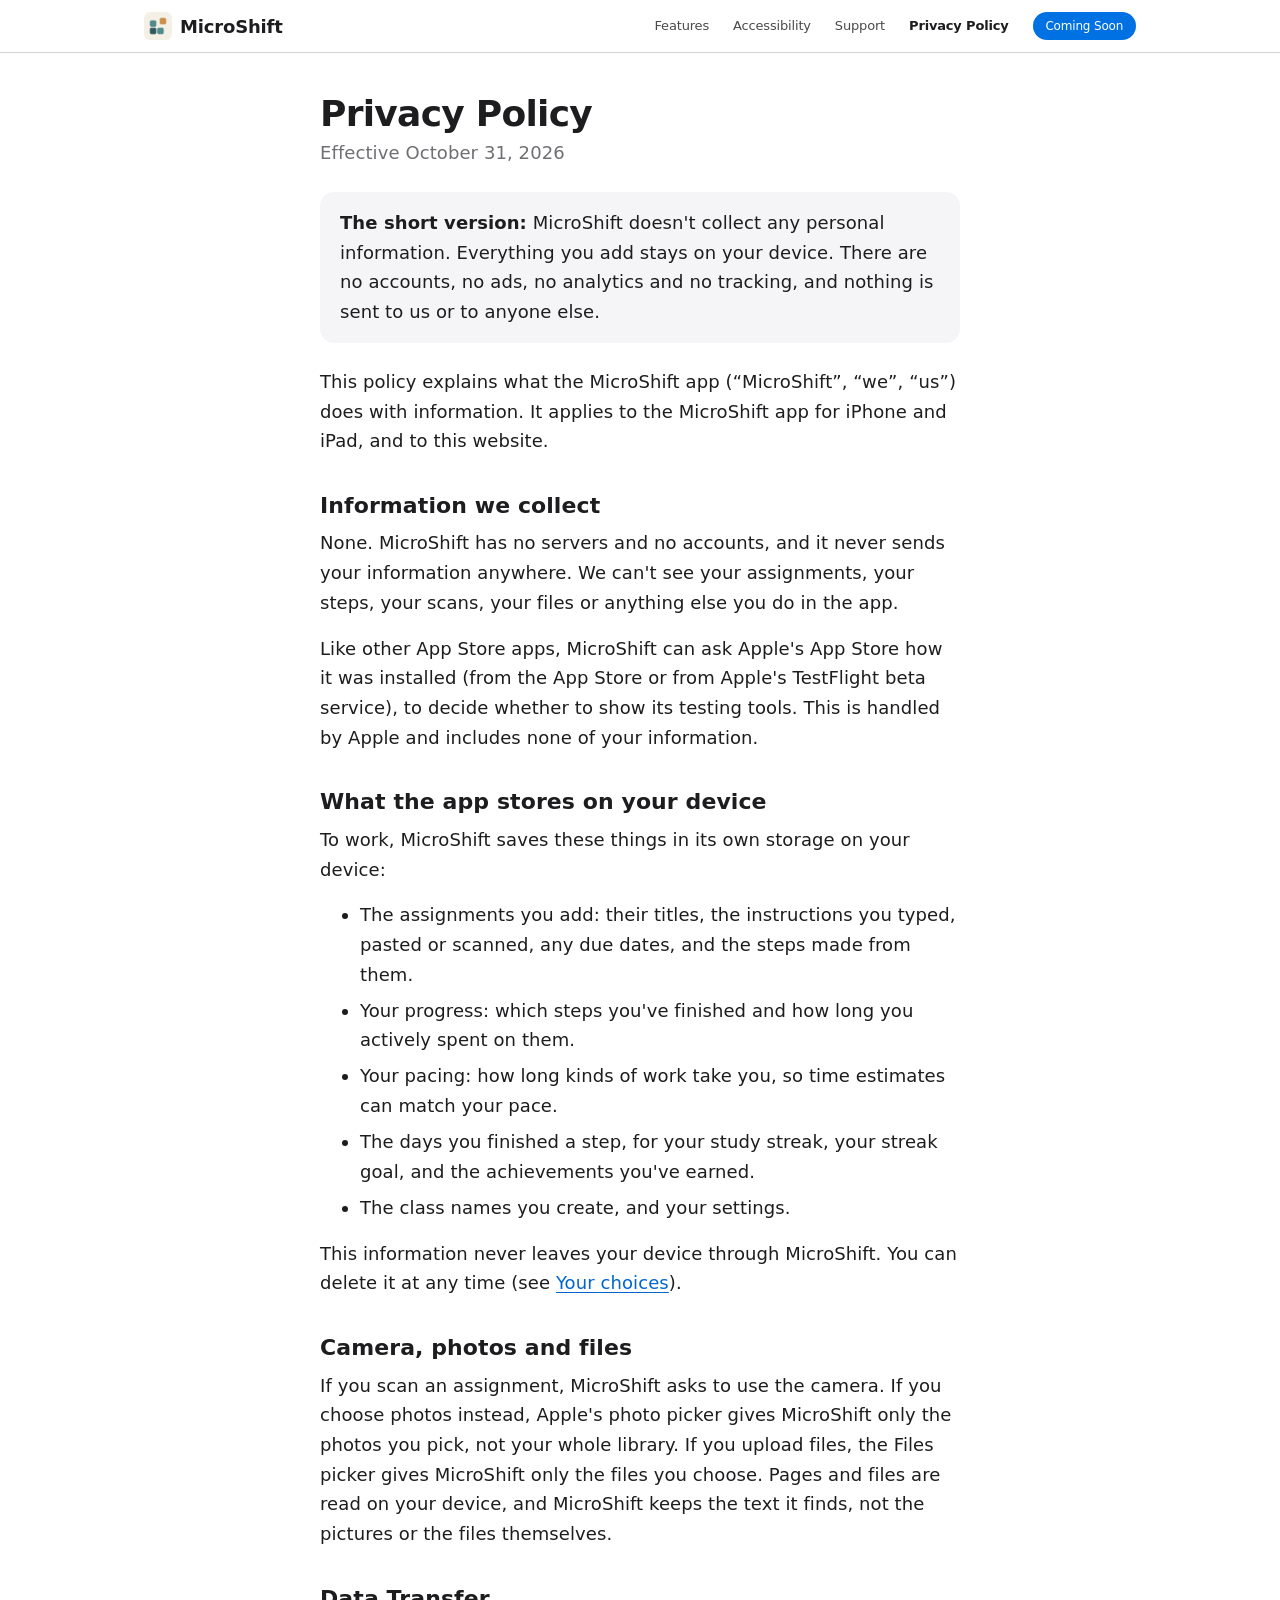
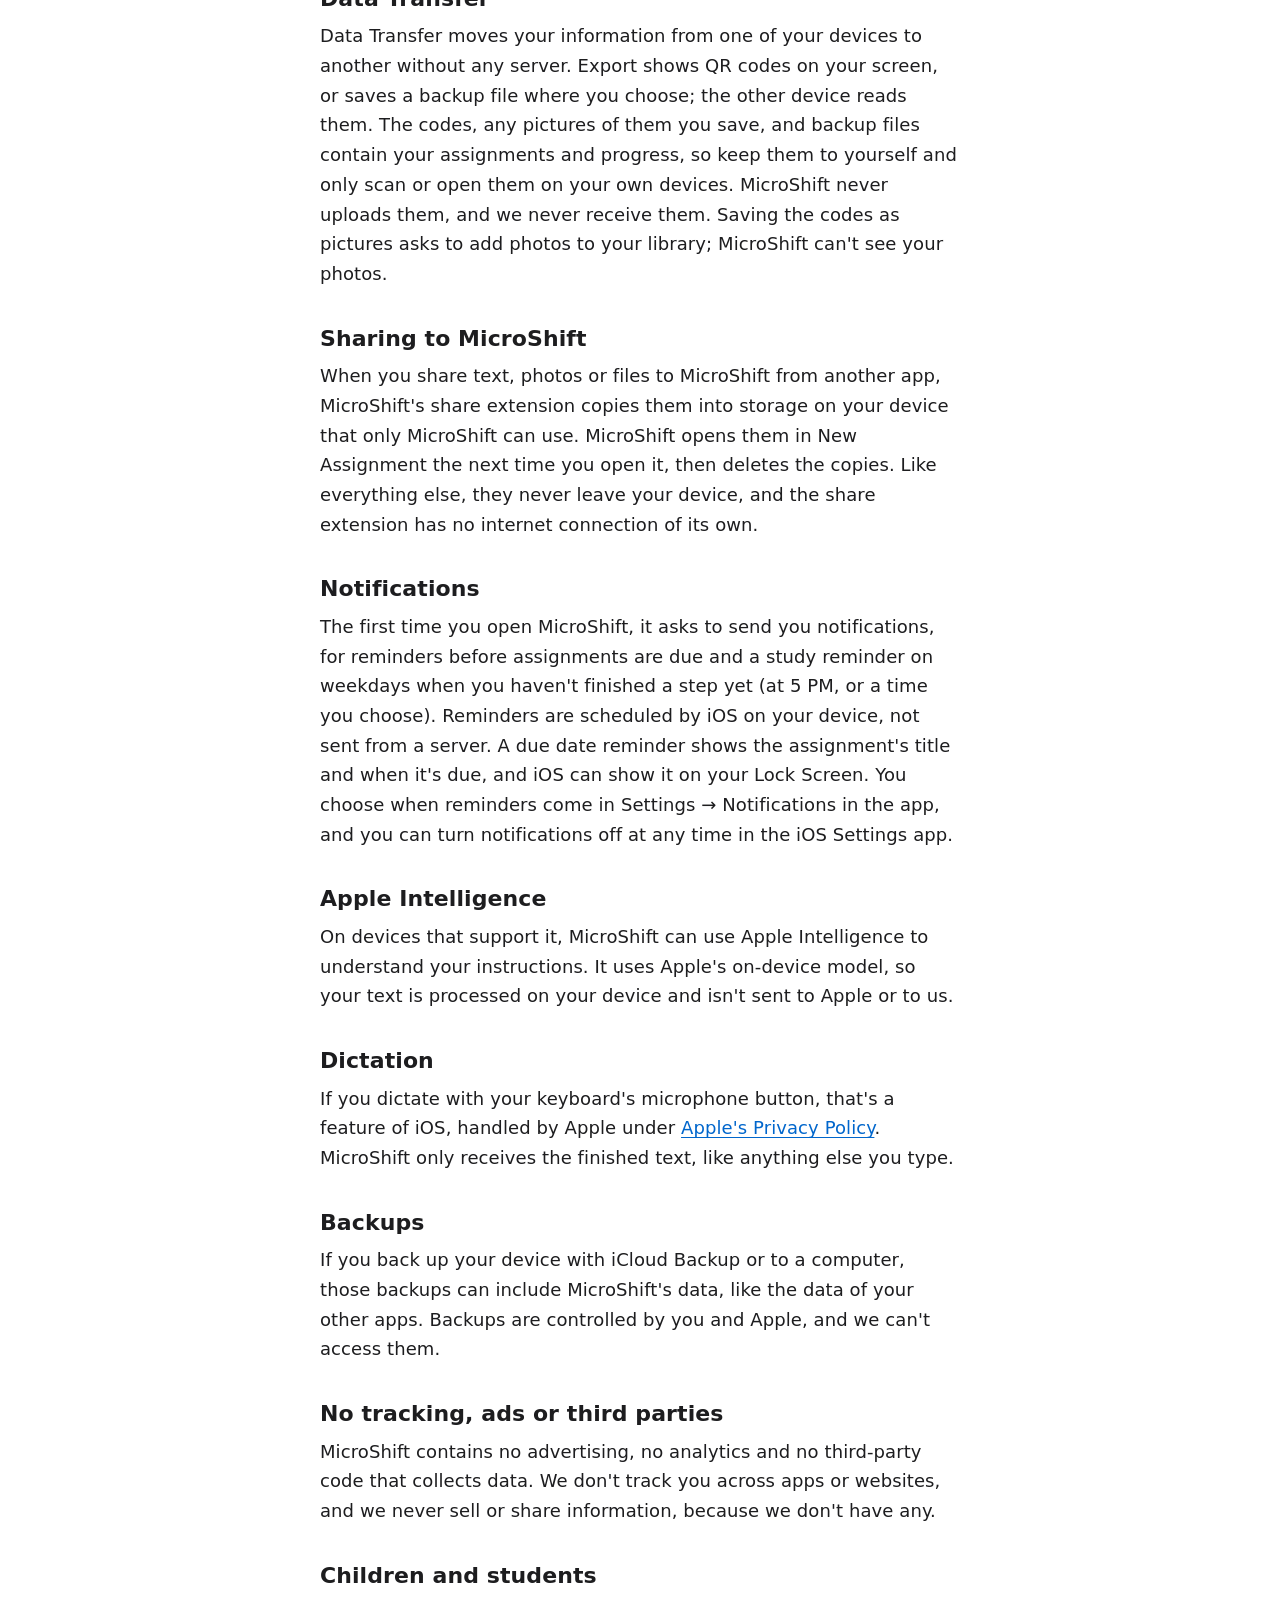
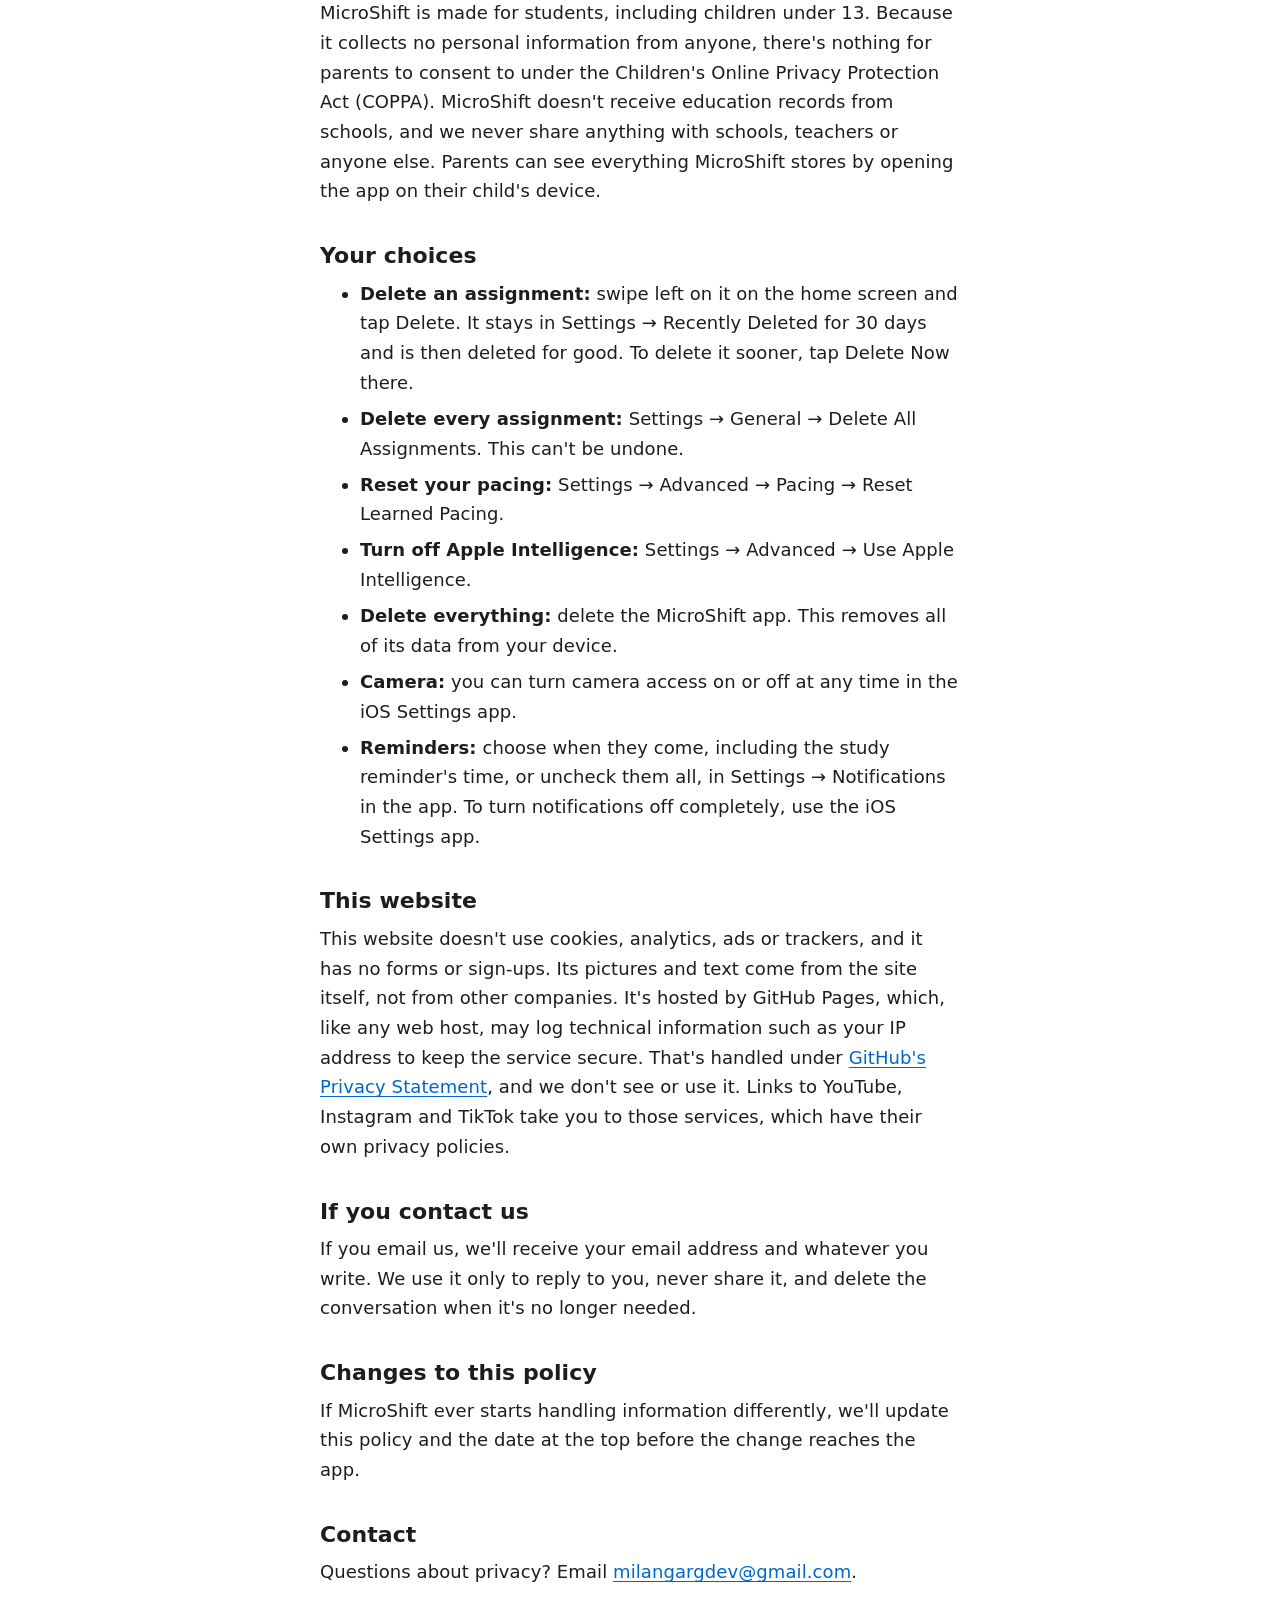
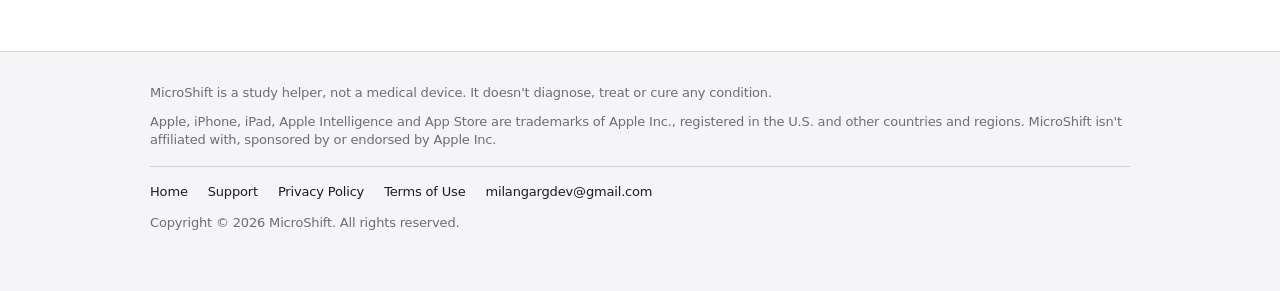
<file: privacy.html>
<!doctype html>
<html lang="en">
<head>
    <meta charset="utf-8">
    <meta name="viewport" content="width=device-width, initial-scale=1">
    <title>MicroShift Privacy Policy</title>
    <meta name="description" content="MicroShift collects no personal information. Everything stays on your device.">
    <link rel="stylesheet" href="style.css">
    <link rel="icon" type="image/png" href="images/favicon-light.png" media="(prefers-color-scheme: light)">
    <link rel="icon" type="image/png" href="images/favicon-dark.png" media="(prefers-color-scheme: dark)">
    <link rel="apple-touch-icon" href="images/apple-touch-icon.png">
</head>
<body>
    <a class="skip-link" href="#main">Skip to content</a>
    <header class="globalnav">
        <div class="globalnav-inner">
            <!-- The app's logo, light or dark to match the device. The name beside it says what it is. -->
            <a class="brand" href="./">
                <picture>
                    <source srcset="images/logo-dark.png" media="(prefers-color-scheme: dark)">
                    <img src="images/logo-light.png" alt="" width="28" height="28">
                </picture>
                MicroShift
            </a>
            <nav class="nav-links" aria-label="Pages">
                <a href="./#features">Features</a>
                <a href="./#accessibility">Accessibility</a>
                <a href="support.html">Support</a>
                <a href="privacy.html" aria-current="page">Privacy Policy</a>
            </nav>
            <a class="nav-cta" href="./#download">Coming Soon</a>
        </div>
    </header>

    <main id="main" class="doc">
        <h1>Privacy Policy</h1>
        <p class="updated">Effective October 31, 2026</p>

        <div class="summary">
            <p><strong>The short version:</strong> MicroShift doesn't collect any personal information. Everything you add
                stays on your device. There are no accounts, no ads, no analytics and no tracking, and nothing is sent to
                us or to anyone else.</p>
        </div>

        <p>This policy explains what the MicroShift app (“MicroShift”, “we”, “us”) does with information. It applies to the
            MicroShift app for iPhone and iPad, and to this website.</p>

        <h2>Information we collect</h2>
        <p>None. MicroShift has no servers and no accounts, and it never sends your information anywhere. We can't see
            your assignments, your steps, your scans, your files or anything else you do in the app.</p>
        <p>Like other App Store apps, MicroShift can ask Apple's App Store how it was installed (from the App Store or
            from Apple's TestFlight beta service), to decide whether to show its testing tools. This is handled by Apple
            and includes none of your information.</p>

        <h2>What the app stores on your device</h2>
        <p>To work, MicroShift saves these things in its own storage on your device:</p>
        <ul>
            <li>The assignments you add: their titles, the instructions you typed, pasted or scanned, any due dates, and the
                steps made from them.</li>
            <li>Your progress: which steps you've finished and how long you actively spent on them.</li>
            <li>Your pacing: how long kinds of work take you, so time estimates can match your pace.</li>
            <li>The days you finished a step, for your study streak, your streak goal, and the achievements you've
                earned.</li>
            <li>The class names you create, and your settings.</li>
        </ul>
        <p>This information never leaves your device through MicroShift. You can delete it at any time (see
            <a href="#choices">Your choices</a>).</p>

        <h2>Camera, photos and files</h2>
        <p>If you scan an assignment, MicroShift asks to use the camera. If you choose photos instead, Apple's photo picker
            gives MicroShift only the photos you pick, not your whole library. If you upload files, the Files picker gives
            MicroShift only the files you choose. Pages and files are read on your device, and MicroShift keeps the text
            it finds, not the pictures or the files themselves.</p>

        <h2>Data Transfer</h2>
        <p>Data Transfer moves your information from one of your devices to another without any server. Export shows
            QR codes on your screen, or saves a backup file where you choose; the other device reads them. The codes,
            any pictures of them you save, and backup files contain your assignments and progress, so keep them to
            yourself and only scan or open them on your own devices. MicroShift never uploads them, and we never
            receive them. Saving the codes as pictures asks to add photos to your library; MicroShift can't see your
            photos.</p>

        <h2>Sharing to MicroShift</h2>
        <p>When you share text, photos or files to MicroShift from another app, MicroShift's share extension copies
            them into storage on your device that only MicroShift can use. MicroShift opens them in New Assignment the
            next time you open it, then deletes the copies. Like everything else, they never leave your device, and the
            share extension has no internet connection of its own.</p>

        <h2>Notifications</h2>
        <p>The first time you open MicroShift, it asks to send you notifications, for reminders before assignments are
            due and a study reminder on weekdays when you haven't finished a step yet (at 5 PM, or a time you choose).
            Reminders are scheduled by iOS
            on your device, not sent from a server. A due date reminder shows the assignment's title and when it's due,
            and iOS can show it on your Lock Screen. You choose when reminders come in Settings →
            Notifications in the app, and you can turn notifications off at any time in the iOS Settings app.</p>

        <h2>Apple Intelligence</h2>
        <p>On devices that support it, MicroShift can use Apple Intelligence to understand your instructions. It uses
            Apple's on-device model, so your text is processed on your device and isn't sent to Apple or to us.</p>

        <h2>Dictation</h2>
        <p>If you dictate with your keyboard's microphone button, that's a feature of iOS, handled by Apple under
            <a href="https://www.apple.com/legal/privacy/">Apple's Privacy Policy</a>. MicroShift only receives the
            finished text, like anything else you type.</p>

        <h2>Backups</h2>
        <p>If you back up your device with iCloud Backup or to a computer, those backups can include MicroShift's data,
            like the data of your other apps. Backups are controlled by you and Apple, and we can't access them.</p>

        <h2>No tracking, ads or third parties</h2>
        <p>MicroShift contains no advertising, no analytics and no third-party code that collects data. We don't track you
            across apps or websites, and we never sell or share information, because we don't have any.</p>

        <h2>Children and students</h2>
        <p>MicroShift is made for students, including children under 13. Because it collects no personal information from
            anyone, there's nothing for parents to consent to under the Children's Online Privacy Protection Act (COPPA).
            MicroShift doesn't receive education records from schools, and we never share anything with schools,
            teachers or anyone else. Parents can see everything MicroShift stores by opening the app on their child's
            device.</p>

        <h2 id="choices">Your choices</h2>
        <ul>
            <li><strong>Delete an assignment:</strong> swipe left on it on the home screen and tap Delete. It stays in
                Settings → Recently Deleted for 30 days and is then deleted for good. To delete it sooner, tap Delete Now
                there.</li>
            <li><strong>Delete every assignment:</strong> Settings → General → Delete All Assignments. This can't be
                undone.</li>
            <li><strong>Reset your pacing:</strong> Settings → Advanced → Pacing → Reset Learned Pacing.</li>
            <li><strong>Turn off Apple Intelligence:</strong> Settings → Advanced → Use Apple Intelligence.</li>
            <li><strong>Delete everything:</strong> delete the MicroShift app. This removes all of its data from your
                device.</li>
            <li><strong>Camera:</strong> you can turn camera access on or off at any time in the iOS Settings app.</li>
            <li><strong>Reminders:</strong> choose when they come, including the study reminder's time, or uncheck them
                all, in Settings → Notifications in the app. To turn notifications off completely, use the iOS Settings app.</li>
        </ul>

        <h2>This website</h2>
        <p>This website doesn't use cookies, analytics, ads or trackers, and it has no forms or sign-ups. Its pictures
            and text come from the site itself, not from other companies. It's hosted by GitHub Pages, which, like any
            web host, may log technical information such as your IP address to keep the service secure. That's handled
            under <a href="https://docs.github.com/en/site-policy/privacy-policies/github-general-privacy-statement">GitHub's
                Privacy Statement</a>, and we don't see or use it. Links to YouTube, Instagram and TikTok take you to those
            services, which have their own privacy policies.</p>

        <h2>If you contact us</h2>
        <p>If you email us, we'll receive your email address and whatever you write. We use it only to reply to you, never
            share it, and delete the conversation when it's no longer needed.</p>

        <h2>Changes to this policy</h2>
        <p>If MicroShift ever starts handling information differently, we'll update this policy and the date at the top
            before the change reaches the app.</p>

        <h2>Contact</h2>
        <p>Questions about privacy? Email <a href="mailto:milangargdev@gmail.com">milangargdev@gmail.com</a>.</p>
    </main>

    <footer class="site-footer">
        <div class="wrap">
            <p>MicroShift is a study helper, not a medical device. It doesn't diagnose, treat or cure any condition.</p>
            <p>Apple, iPhone, iPad, Apple Intelligence and App Store are trademarks of Apple Inc., registered in the U.S.
                and other countries and regions. MicroShift isn't affiliated with, sponsored by or endorsed by Apple Inc.</p>
            <nav class="footer-links" aria-label="Footer">
                <a href="./">Home</a>
                <a href="support.html">Support</a>
                <a href="privacy.html">Privacy Policy</a>
                <a href="terms.html">Terms of Use</a>
                <a href="mailto:milangargdev@gmail.com">milangargdev@gmail.com</a>
            </nav>
            <p>Copyright © 2026 MicroShift. All rights reserved.</p>
        </div>
    </footer>
</body>
</html>
</file>
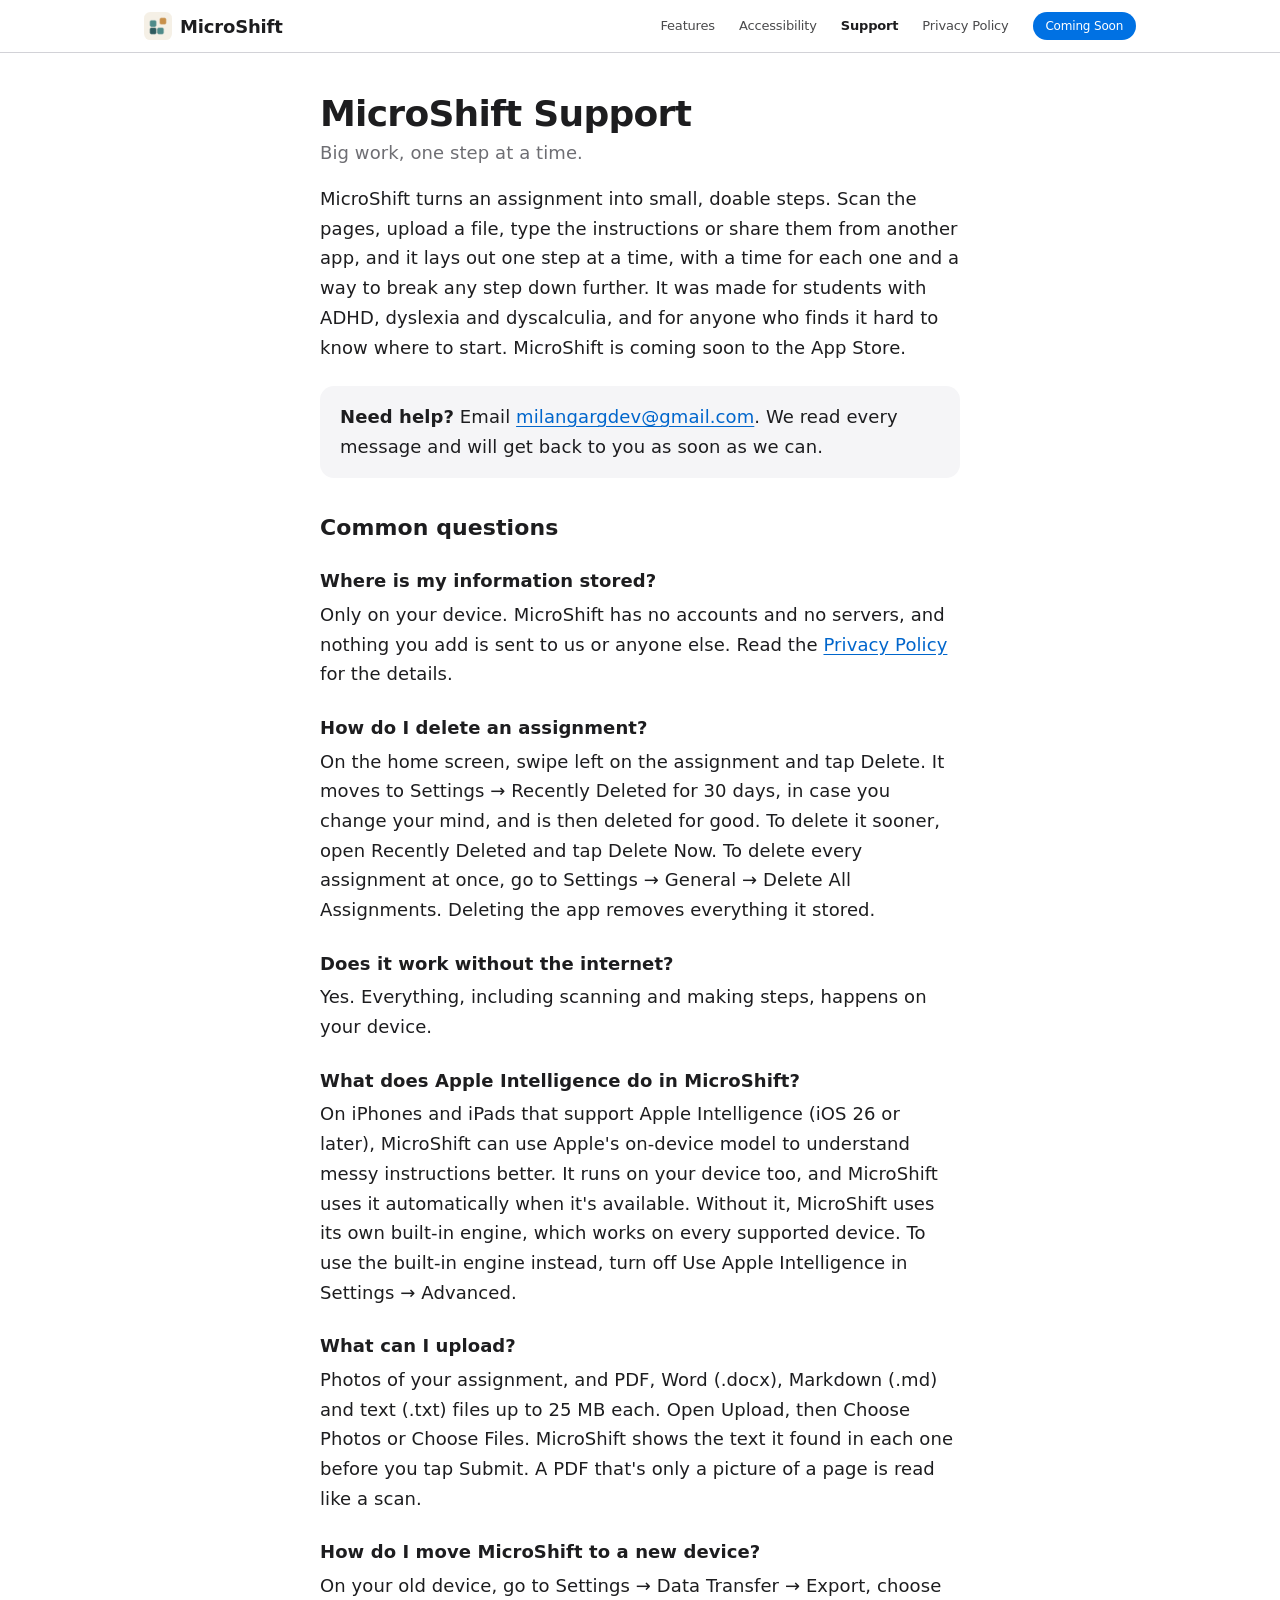
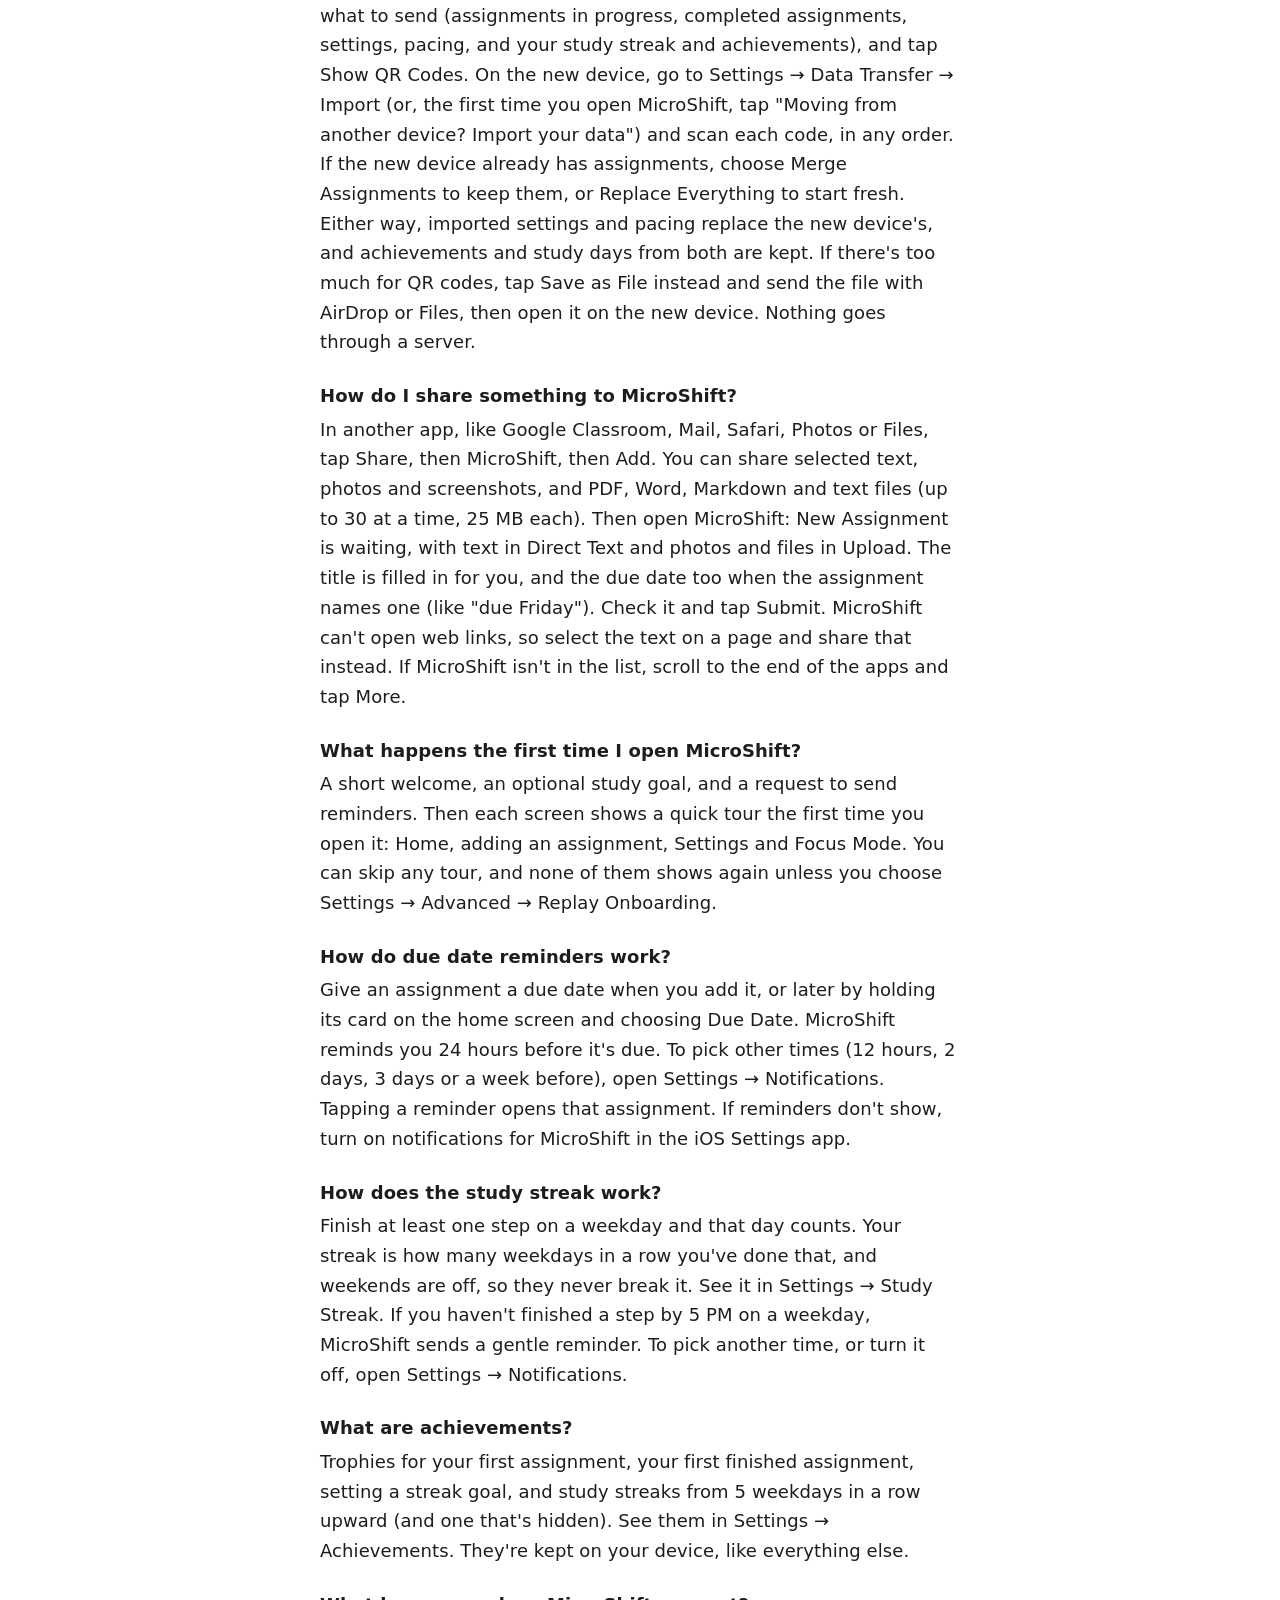
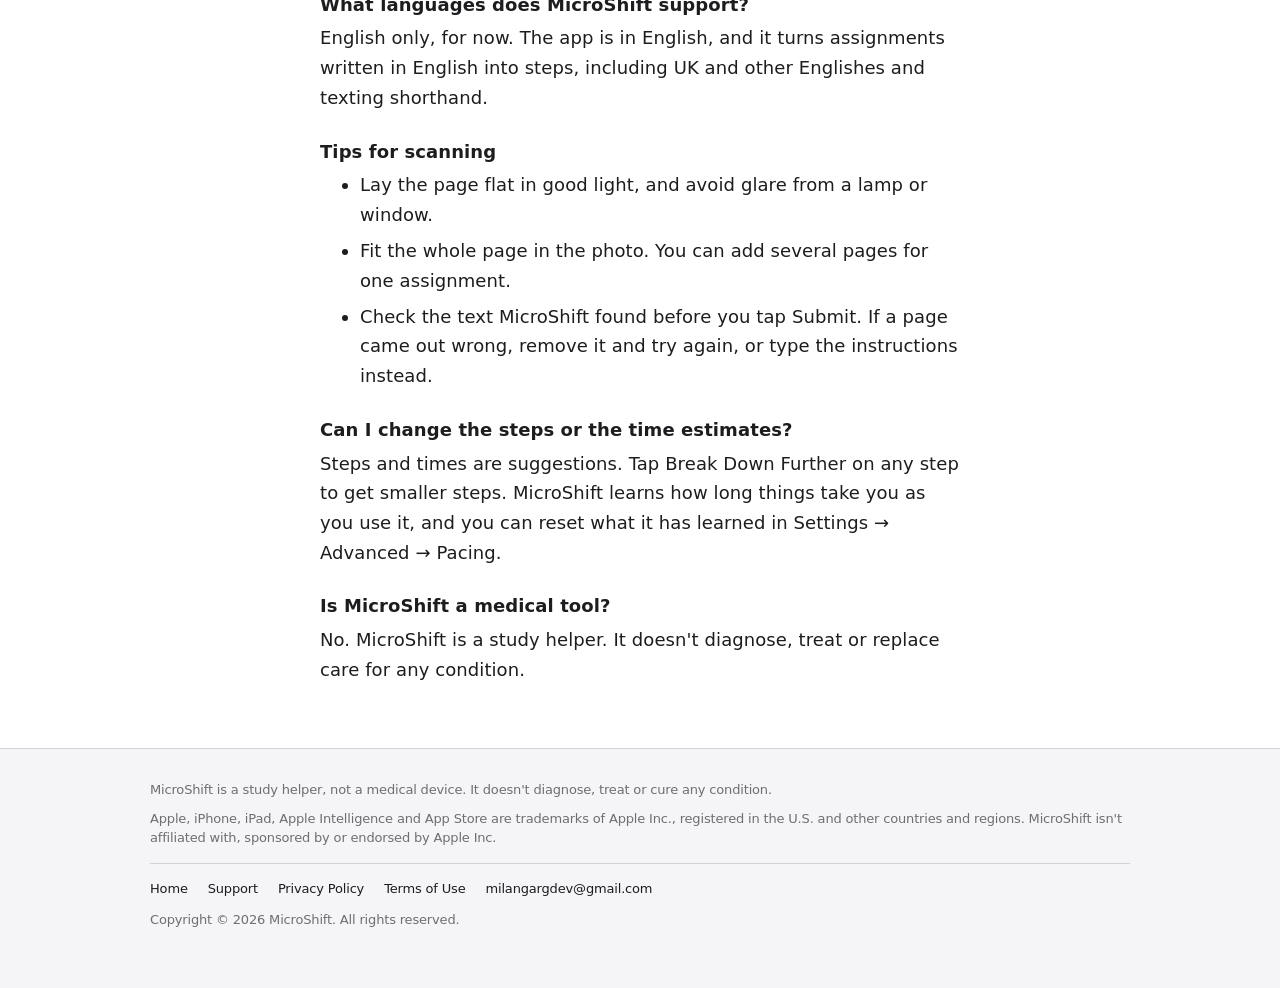
<file: support.html>
<!doctype html>
<html lang="en">
<head>
    <meta charset="utf-8">
    <meta name="viewport" content="width=device-width, initial-scale=1">
    <title>MicroShift Support</title>
    <meta name="description" content="Help and contact for MicroShift, the app that breaks big assignments into small steps.">
    <link rel="stylesheet" href="style.css">
    <link rel="icon" type="image/png" href="images/favicon-light.png" media="(prefers-color-scheme: light)">
    <link rel="icon" type="image/png" href="images/favicon-dark.png" media="(prefers-color-scheme: dark)">
    <link rel="apple-touch-icon" href="images/apple-touch-icon.png">
</head>
<body>
    <a class="skip-link" href="#main">Skip to content</a>
    <header class="globalnav">
        <div class="globalnav-inner">
            <!-- The app's logo, light or dark to match the device. The name beside it says what it is. -->
            <a class="brand" href="./">
                <picture>
                    <source srcset="images/logo-dark.png" media="(prefers-color-scheme: dark)">
                    <img src="images/logo-light.png" alt="" width="28" height="28">
                </picture>
                MicroShift
            </a>
            <nav class="nav-links" aria-label="Pages">
                <a href="./#features">Features</a>
                <a href="./#accessibility">Accessibility</a>
                <a href="support.html" aria-current="page">Support</a>
                <a href="privacy.html">Privacy Policy</a>
            </nav>
            <a class="nav-cta" href="./#download">Coming Soon</a>
        </div>
    </header>

    <main id="main" class="doc">
        <h1>MicroShift Support</h1>
        <p class="updated">Big work, one step at a time.</p>

        <p>MicroShift turns an assignment into small, doable steps. Scan the pages, upload a file, type the
            instructions or share them from another app, and it lays out one step at a time, with a time for each one and a way to break any step down
            further. It was made for students with ADHD, dyslexia and dyscalculia, and for anyone who finds it hard to
            know where to start. MicroShift is coming soon to the App Store.</p>

        <div class="summary">
            <p><strong>Need help?</strong> Email <a href="mailto:milangargdev@gmail.com">milangargdev@gmail.com</a>. We read
                every message and will get back to you as soon as we can.</p>
        </div>

        <h2>Common questions</h2>

        <h3>Where is my information stored?</h3>
        <p>Only on your device. MicroShift has no accounts and no servers, and nothing you add is sent to us or anyone
            else. Read the <a href="privacy.html">Privacy Policy</a> for the details.</p>

        <h3>How do I delete an assignment?</h3>
        <p>On the home screen, swipe left on the assignment and tap Delete. It moves to Settings → Recently Deleted for 30
            days, in case you change your mind, and is then deleted for good. To delete it sooner, open Recently Deleted
            and tap Delete Now. To delete every assignment at once, go to Settings → General → Delete All Assignments.
            Deleting the app removes everything it stored.</p>

        <h3>Does it work without the internet?</h3>
        <p>Yes. Everything, including scanning and making steps, happens on your device.</p>

        <h3>What does Apple Intelligence do in MicroShift?</h3>
        <p>On iPhones and iPads that support Apple Intelligence (iOS 26 or later), MicroShift can use Apple's on-device
            model to understand messy instructions better. It runs on your device too, and MicroShift uses it automatically
            when it's available. Without it, MicroShift uses its own built-in engine, which works on every supported
            device. To use the built-in engine instead, turn off Use Apple Intelligence in Settings → Advanced.</p>

        <h3>What can I upload?</h3>
        <p>Photos of your assignment, and PDF, Word (.docx), Markdown (.md) and text (.txt) files up to 25 MB each. Open
            Upload, then Choose Photos or Choose Files. MicroShift shows the text it found in each one before you tap
            Submit. A PDF that's only a picture of a page is read like a scan.</p>

        <h3>How do I move MicroShift to a new device?</h3>
        <p>On your old device, go to Settings → Data Transfer → Export, choose what to send (assignments in progress,
            completed assignments, settings, pacing, and your study streak and achievements), and tap Show QR Codes.
            On the new device, go to Settings → Data Transfer → Import (or, the first time you open MicroShift, tap
            "Moving from another device? Import your data") and scan each code, in any order. If the new device already
            has assignments, choose Merge Assignments to keep them, or Replace Everything to start fresh. Either way,
            imported settings and pacing replace the new device's, and achievements and study days from both are
            kept. If there's too much for QR codes, tap Save as File instead and send the file with AirDrop or Files,
            then open it on the new device. Nothing goes through a server.</p>

        <h3>How do I share something to MicroShift?</h3>
        <p>In another app, like Google Classroom, Mail, Safari, Photos or Files, tap Share, then MicroShift, then Add.
            You can share selected text, photos and screenshots, and PDF, Word, Markdown and text files (up to 30 at a
            time, 25 MB each). Then open MicroShift: New Assignment is waiting, with text in Direct Text and photos and
            files in Upload. The title is filled in for you, and the due date too when the assignment names one (like
            "due Friday"). Check it and tap Submit. MicroShift can't open web links, so select the text on a page and
            share that instead. If MicroShift isn't in the list, scroll to the end of the apps and tap More.</p>

        <h3>What happens the first time I open MicroShift?</h3>
        <p>A short welcome, an optional study goal, and a request to send reminders. Then each screen shows a quick tour
            the first time you open it: Home, adding an assignment, Settings and Focus Mode. You can skip any tour, and
            none of them shows again unless you choose Settings → Advanced → Replay Onboarding.</p>

        <h3>How do due date reminders work?</h3>
        <p>Give an assignment a due date when you add it, or later by holding its card on the home screen and choosing
            Due Date. MicroShift reminds you 24 hours before it's due. To pick other times (12 hours, 2 days, 3 days or a
            week before), open Settings → Notifications. Tapping a reminder opens that assignment. If reminders don't
            show, turn on notifications for MicroShift in the iOS Settings app.</p>

        <h3>How does the study streak work?</h3>
        <p>Finish at least one step on a weekday and that day counts. Your streak is how many weekdays in a row you've
            done that, and weekends are off, so they never break it. See it in Settings → Study Streak. If you haven't
            finished a step by 5 PM on a weekday, MicroShift sends a gentle reminder. To pick another time, or turn it
            off, open Settings → Notifications.</p>

        <h3>What are achievements?</h3>
        <p>Trophies for your first assignment, your first finished assignment, setting a streak goal, and study streaks
            from 5 weekdays in a row upward (and one that's hidden). See them in Settings → Achievements. They're kept on
            your device, like everything else.</p>

        <h3>What languages does MicroShift support?</h3>
        <p>English only, for now. The app is in English, and it turns assignments written in English into steps,
            including UK and other Englishes and texting shorthand.</p>

        <h3>Tips for scanning</h3>
        <ul>
            <li>Lay the page flat in good light, and avoid glare from a lamp or window.</li>
            <li>Fit the whole page in the photo. You can add several pages for one assignment.</li>
            <li>Check the text MicroShift found before you tap Submit. If a page came out wrong, remove it and try again,
                or type the instructions instead.</li>
        </ul>

        <h3>Can I change the steps or the time estimates?</h3>
        <p>Steps and times are suggestions. Tap Break Down Further on any step to get smaller steps. MicroShift learns how
            long things take you as you use it, and you can reset what it has learned in Settings → Advanced → Pacing.</p>

        <h3>Is MicroShift a medical tool?</h3>
        <p>No. MicroShift is a study helper. It doesn't diagnose, treat or replace care for any condition.</p>
    </main>

    <footer class="site-footer">
        <div class="wrap">
            <p>MicroShift is a study helper, not a medical device. It doesn't diagnose, treat or cure any condition.</p>
            <p>Apple, iPhone, iPad, Apple Intelligence and App Store are trademarks of Apple Inc., registered in the U.S.
                and other countries and regions. MicroShift isn't affiliated with, sponsored by or endorsed by Apple Inc.</p>
            <nav class="footer-links" aria-label="Footer">
                <a href="./">Home</a>
                <a href="support.html">Support</a>
                <a href="privacy.html">Privacy Policy</a>
                <a href="terms.html">Terms of Use</a>
                <a href="mailto:milangargdev@gmail.com">milangargdev@gmail.com</a>
            </nav>
            <p>Copyright © 2026 MicroShift. All rights reserved.</p>
        </div>
    </footer>
</body>
</html>
</file>
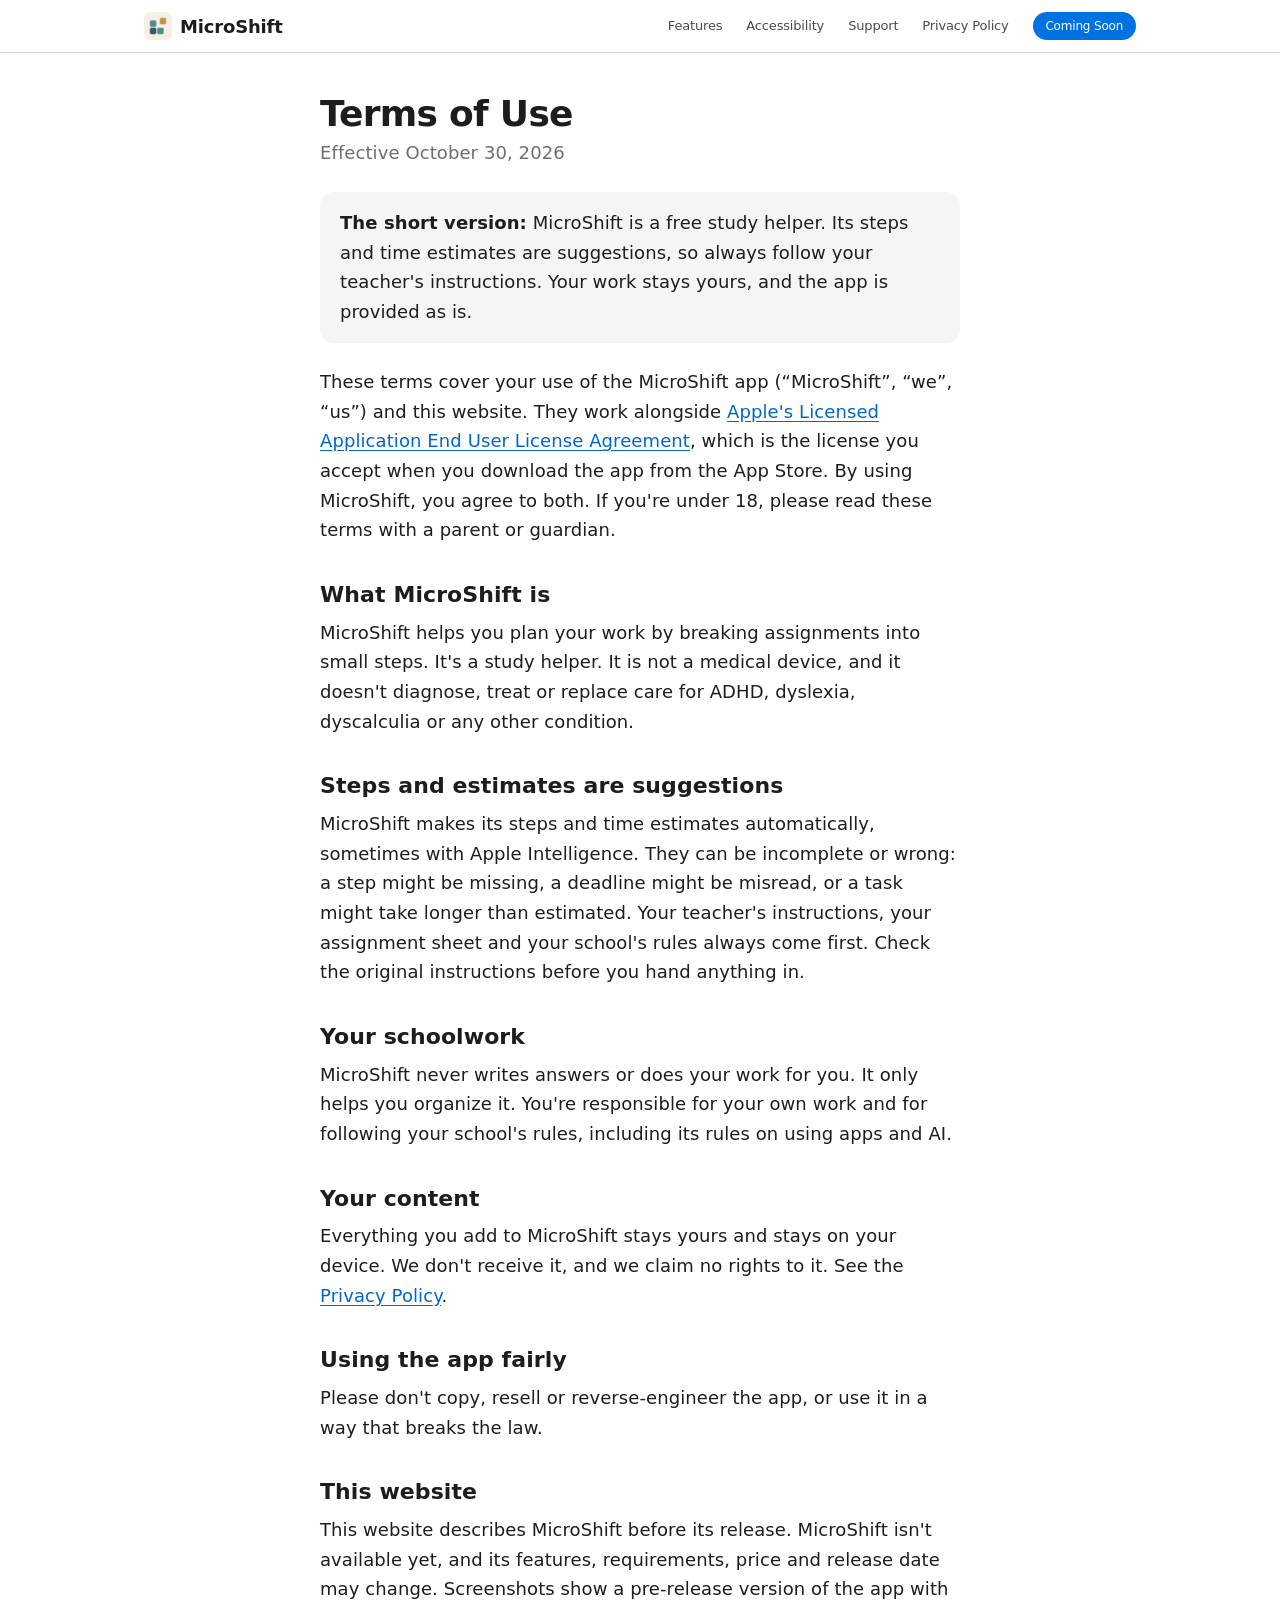
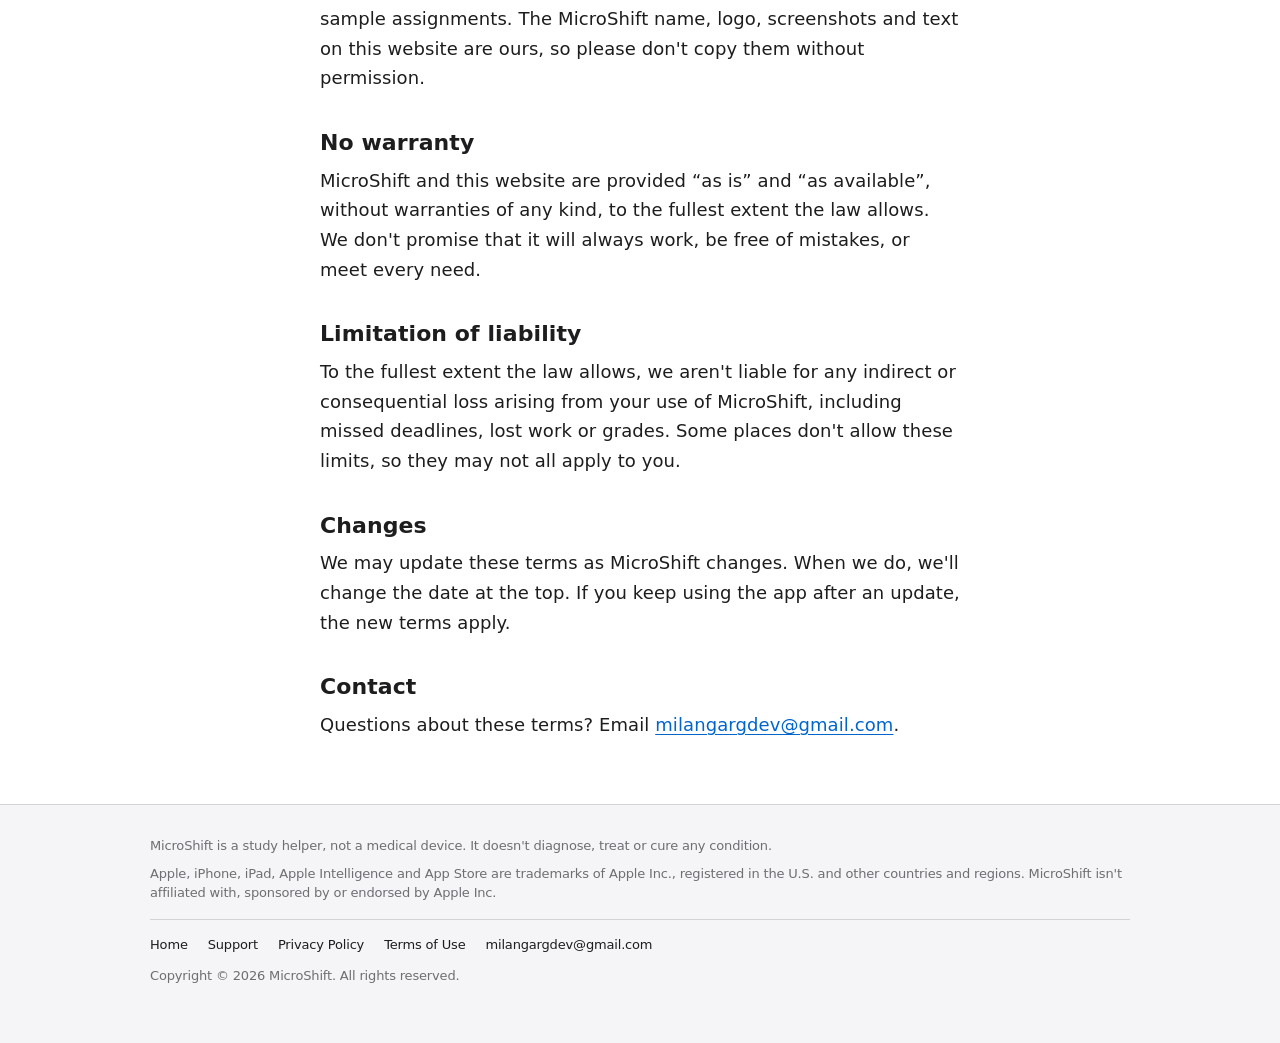
<file: terms.html>
<!doctype html>
<html lang="en">
<head>
    <meta charset="utf-8">
    <meta name="viewport" content="width=device-width, initial-scale=1">
    <title>MicroShift Terms of Use</title>
    <meta name="description" content="The terms for using the MicroShift app.">
    <link rel="stylesheet" href="style.css">
    <link rel="icon" type="image/png" href="images/favicon-light.png" media="(prefers-color-scheme: light)">
    <link rel="icon" type="image/png" href="images/favicon-dark.png" media="(prefers-color-scheme: dark)">
    <link rel="apple-touch-icon" href="images/apple-touch-icon.png">
</head>
<body>
    <a class="skip-link" href="#main">Skip to content</a>
    <header class="globalnav">
        <div class="globalnav-inner">
            <!-- The app's logo, light or dark to match the device. The name beside it says what it is. -->
            <a class="brand" href="./">
                <picture>
                    <source srcset="images/logo-dark.png" media="(prefers-color-scheme: dark)">
                    <img src="images/logo-light.png" alt="" width="28" height="28">
                </picture>
                MicroShift
            </a>
            <nav class="nav-links" aria-label="Pages">
                <a href="./#features">Features</a>
                <a href="./#accessibility">Accessibility</a>
                <a href="support.html">Support</a>
                <a href="privacy.html">Privacy Policy</a>
            </nav>
            <a class="nav-cta" href="./#download">Coming Soon</a>
        </div>
    </header>

    <main id="main" class="doc">
        <h1>Terms of Use</h1>
        <p class="updated">Effective October 30, 2026</p>

        <div class="summary">
            <p><strong>The short version:</strong> MicroShift is a free study helper. Its steps and time estimates are
                suggestions, so always follow your teacher's instructions. Your work stays yours, and the app is provided
                as is.</p>
        </div>

        <p>These terms cover your use of the MicroShift app (“MicroShift”, “we”, “us”) and this website. They work alongside
            <a href="https://www.apple.com/legal/internet-services/itunes/dev/stdeula/">Apple's Licensed Application End
                User License Agreement</a>, which is the license you accept when you download the app from the App Store.
            By using MicroShift, you agree to both. If you're under 18, please read these terms with a parent or
            guardian.</p>

        <h2>What MicroShift is</h2>
        <p>MicroShift helps you plan your work by breaking assignments into small steps. It's a study helper. It is not a
            medical device, and it doesn't diagnose, treat or replace care for ADHD, dyslexia, dyscalculia or any other
            condition.</p>

        <h2>Steps and estimates are suggestions</h2>
        <p>MicroShift makes its steps and time estimates automatically, sometimes with Apple Intelligence. They can be
            incomplete or wrong: a step might be missing, a deadline might be misread, or a task might take longer than
            estimated. Your teacher's instructions, your assignment sheet and your school's rules always come first.
            Check the original instructions before you hand anything in.</p>

        <h2>Your schoolwork</h2>
        <p>MicroShift never writes answers or does your work for you. It only helps you organize it. You're responsible
            for your own work and for following your school's rules, including its rules on using apps and AI.</p>

        <h2>Your content</h2>
        <p>Everything you add to MicroShift stays yours and stays on your device. We don't receive it, and we claim no
            rights to it. See the <a href="privacy.html">Privacy Policy</a>.</p>

        <h2>Using the app fairly</h2>
        <p>Please don't copy, resell or reverse-engineer the app, or use it in a way that breaks the law.</p>

        <h2>This website</h2>
        <p>This website describes MicroShift before its release. MicroShift isn't available yet, and its features,
            requirements, price and release date may change. Screenshots show a pre-release version of the app with
            sample assignments. The MicroShift name, logo, screenshots and text on this website are ours, so please don't
            copy them without permission.</p>

        <h2>No warranty</h2>
        <p>MicroShift and this website are provided “as is” and “as available”, without warranties of any kind, to the fullest extent the
            law allows. We don't promise that it will always work, be free of mistakes, or meet every need.</p>

        <h2>Limitation of liability</h2>
        <p>To the fullest extent the law allows, we aren't liable for any indirect or consequential loss arising from your
            use of MicroShift, including missed deadlines, lost work or grades. Some places don't allow these limits, so
            they may not all apply to you.</p>

        <h2>Changes</h2>
        <p>We may update these terms as MicroShift changes. When we do, we'll change the date at the top. If you keep
            using the app after an update, the new terms apply.</p>

        <h2>Contact</h2>
        <p>Questions about these terms? Email <a href="mailto:milangargdev@gmail.com">milangargdev@gmail.com</a>.</p>
    </main>

    <footer class="site-footer">
        <div class="wrap">
            <p>MicroShift is a study helper, not a medical device. It doesn't diagnose, treat or cure any condition.</p>
            <p>Apple, iPhone, iPad, Apple Intelligence and App Store are trademarks of Apple Inc., registered in the U.S.
                and other countries and regions. MicroShift isn't affiliated with, sponsored by or endorsed by Apple Inc.</p>
            <nav class="footer-links" aria-label="Footer">
                <a href="./">Home</a>
                <a href="support.html">Support</a>
                <a href="privacy.html">Privacy Policy</a>
                <a href="terms.html">Terms of Use</a>
                <a href="mailto:milangargdev@gmail.com">milangargdev@gmail.com</a>
            </nav>
            <p>Copyright © 2026 MicroShift. All rights reserved.</p>
        </div>
    </footer>
</body>
</html>
</file>
<file: style.css>
/* MicroShift website. Apple-style marketing home page plus plain, easy-to-read
   Support and legal pages. System font, generous spacing, light and dark. */

:root {
    --text: #1d1d1f;
    --secondary: #6e6e73;
    --background: #ffffff;
    --alt: #f5f5f7;
    --card: #ffffff;
    --card-on-white: #f5f5f7;
    --accent: #0066cc;
    --button: #0071e3;
    --button-text: #ffffff;
    --eyebrow: #9a5a12;
    --rule: #d2d2d7;
    --nav: rgba(255, 255, 255, 0.78);
    --phone: #1d1d1f;
    --phone-edge: #3a3a3c;
    --band: #000000;
    --band-text: #f5f5f7;
    --band-secondary: #a1a1a6;
    --band-accent: #2997ff;
    color-scheme: light dark;
}

@media (prefers-color-scheme: dark) {
    :root {
        --text: #f5f5f7;
        --secondary: #a1a1a6;
        --background: #000000;
        --alt: #101010;
        --card: #1d1d1f;
        --card-on-white: #1d1d1f;
        --accent: #2997ff;
        --eyebrow: #d9a96a;
        --rule: #424245;
        --nav: rgba(22, 22, 23, 0.8);
        --phone: #2c2c2e;
        --phone-edge: #48484a;
        --band: #101010;
    }
}

* {
    box-sizing: border-box;
}

html {
    scroll-behavior: smooth;
}

@media (prefers-reduced-motion: reduce) {
    html {
        scroll-behavior: auto;
    }
}

body {
    margin: 0;
    background: var(--background);
    color: var(--text);
    font-family: -apple-system, BlinkMacSystemFont, "SF Pro Text", "Helvetica Neue", "Segoe UI", system-ui, sans-serif;
    font-size: 1.0625rem;
    line-height: 1.5;
    letter-spacing: -0.01em;
    -webkit-font-smoothing: antialiased;
}

a {
    color: var(--accent);
    text-decoration: none;
}

a:hover {
    text-decoration: underline;
    text-underline-offset: 0.15em;
}

a:focus-visible {
    outline: 3px solid var(--accent);
    outline-offset: 3px;
    border-radius: 6px;
}

img {
    max-width: 100%;
}

.skip-link {
    position: absolute;
    left: 16px;
    top: -60px;
    z-index: 20;
    background: var(--button);
    color: var(--button-text);
    padding: 0.5rem 1rem;
    border-radius: 980px;
}

.skip-link:focus {
    top: 8px;
}

/* ---------- Navigation ---------- */

.globalnav {
    position: sticky;
    top: 0;
    z-index: 10;
    background: var(--nav);
    -webkit-backdrop-filter: saturate(180%) blur(20px);
    backdrop-filter: saturate(180%) blur(20px);
    border-bottom: 1px solid var(--rule);
}

.globalnav-inner {
    max-width: 1024px;
    margin: 0 auto;
    padding: 0 16px;
    height: 52px;
    display: flex;
    align-items: center;
    gap: 1.5rem;
}

.brand {
    display: flex;
    align-items: center;
    gap: 0.5rem;
    color: var(--text);
    font-weight: 600;
    font-size: 1.125rem;
    margin-right: auto;
}

.brand:hover {
    text-decoration: none;
}

/* Rounded like the app icon on a Home Screen. */
.brand img {
    display: block;
    width: 28px;
    height: 28px;
    border-radius: 22.5%;
}

.nav-links {
    display: flex;
    gap: 1.5rem;
    font-size: 0.8125rem;
}

.nav-links a {
    color: var(--text);
    opacity: 0.8;
}

.nav-links a:hover,
.nav-links a[aria-current="page"] {
    opacity: 1;
    text-decoration: none;
}

.nav-links a[aria-current="page"] {
    font-weight: 600;
}

.nav-cta {
    background: var(--button);
    color: var(--button-text);
    font-size: 0.75rem;
    font-weight: 500;
    padding: 0.3rem 0.8rem;
    border-radius: 980px;
    white-space: nowrap;
}

.nav-cta:hover {
    text-decoration: none;
    filter: brightness(1.08);
}

@media (max-width: 733px) {
    .nav-links {
        display: none;
    }
}

/* ---------- Shared marketing layout ---------- */

.section {
    padding: 96px 16px;
}

.section.alt {
    background: var(--alt);
}

.wrap {
    max-width: 980px;
    margin: 0 auto;
}

.wrap.wide {
    max-width: 1200px;
}

.center {
    text-align: center;
}

.eyebrow {
    color: var(--eyebrow);
    font-size: 1.3125rem;
    font-weight: 600;
    margin: 0 0 0.5rem;
}

.headline {
    font-size: clamp(2.25rem, 6vw, 3.5rem);
    line-height: 1.07;
    letter-spacing: -0.02em;
    font-weight: 700;
    margin: 0 0 1rem;
}

.intro {
    font-size: clamp(1.1875rem, 2.4vw, 1.3125rem);
    line-height: 1.45;
    color: var(--secondary);
    max-width: 44rem;
    margin: 0 0 1.5rem;
}

.center .intro {
    margin-left: auto;
    margin-right: auto;
}

.intro strong {
    color: var(--text);
    font-weight: 600;
}

.more::after {
    content: " ›";
}

sup {
    font-size: 0.6em;
    line-height: 0;
}

sup a {
    color: inherit;
}

/* ---------- Coming soon, and the App Store badge's spot ---------- */

.cta-row {
    display: flex;
    flex-wrap: wrap;
    align-items: center;
    justify-content: center;
    gap: 1rem 1.75rem;
    margin: 2rem 0 0;
}

/* "Coming soon" stands in for the App Store badge until MicroShift is live. */
.coming-soon {
    display: inline-flex;
    align-items: center;
    gap: 0.5rem;
    border: 1.5px solid var(--text);
    color: var(--text);
    font-size: 1.0625rem;
    font-weight: 600;
    padding: 0.7rem 1.3rem;
    border-radius: 980px;
}

.coming-soon svg {
    width: 20px;
    height: 20px;
}

/* Apple's official badge, once it's added (see README.md). Apple asks for at
   least 40px of height on screen and clear space around it. */
.store-badge img {
    display: block;
    height: 54px;
    width: auto;
}

/* ---------- iPhone frame around screenshots ---------- */

.phone {
    --w: 280px;
    width: var(--w);
    margin: 0;
    padding: calc(var(--w) * 0.035);
    background: var(--phone);
    border-radius: calc(var(--w) * 0.17);
    box-shadow:
        inset 0 0 0 2px var(--phone-edge),
        0 30px 60px -25px rgba(0, 0, 0, 0.45);
    flex: none;
}

.phone img {
    display: block;
    width: 100%;
    height: auto;
    border-radius: calc(var(--w) * 0.135);
}

.phone.small {
    --w: 230px;
}

/* ---------- Hero ---------- */

.hero {
    padding: 72px 16px 0;
    text-align: center;
    overflow: hidden;
}

.app-icon {
    display: block;
    width: 96px;
    height: 96px;
    margin: 0 auto 1.5rem;
    border-radius: 22.5%;
    box-shadow: 0 10px 30px -12px rgba(0, 0, 0, 0.35);
}

.hero h1 {
    font-size: clamp(2.75rem, 8vw, 5rem);
    line-height: 1.04;
    letter-spacing: -0.025em;
    font-weight: 700;
    margin: 0 auto 1rem;
}

/* "Big work," on one line and "one step at a time." on the next, where
   there's room for it. */
@media (min-width: 734px) {
    .hero h1 .line {
        display: block;
        white-space: nowrap;
    }
}

.hero .intro {
    margin-left: auto;
    margin-right: auto;
}

.hero-phones {
    display: flex;
    justify-content: center;
    align-items: flex-start;
    gap: 32px;
    margin-top: 64px;
    /* The phones run off the bottom edge, like a product shot. */
    height: 520px;
    overflow: hidden;
}

.hero-phones .phone.small {
    margin-top: 80px;
}

@media (max-width: 733px) {
    .hero-phones .phone.small {
        display: none;
    }

    .hero-phones {
        height: 440px;
    }

    .phone {
        --w: 250px;
    }
}

/* ---------- How it works ---------- */

.steps-row {
    display: grid;
    grid-template-columns: repeat(3, 1fr);
    gap: 24px;
    margin: 3rem 0;
    text-align: left;
}

.step-card {
    background: var(--card);
    border-radius: 18px;
    padding: 28px;
}

.step-number {
    display: inline-grid;
    place-items: center;
    width: 36px;
    height: 36px;
    border-radius: 50%;
    background: var(--text);
    color: var(--background);
    font-weight: 700;
    margin-bottom: 1rem;
}

.step-card h3 {
    font-size: 1.5rem;
    line-height: 1.2;
    margin: 0 0 0.5rem;
}

.step-card p {
    color: var(--secondary);
    margin: 0;
}

@media (max-width: 733px) {
    .steps-row {
        grid-template-columns: 1fr;
    }
}

/* The worked example: one real assignment and the steps MicroShift made. */
.example {
    display: grid;
    grid-template-columns: 1fr 1.4fr;
    gap: 24px;
    align-items: start;
    text-align: left;
}

.example-prompt,
.example-steps {
    background: var(--card);
    border-radius: 18px;
    padding: 28px;
}

.example-label {
    font-size: 0.8125rem;
    font-weight: 600;
    text-transform: uppercase;
    letter-spacing: 0.04em;
    color: var(--secondary);
    margin: 0 0 0.75rem;
}

.example-prompt blockquote {
    margin: 0;
    font-size: 1.3125rem;
    line-height: 1.4;
    font-weight: 600;
}

.example-steps ol {
    list-style: none;
    margin: 0;
    padding: 0;
    counter-reset: step;
}

.example-steps li {
    counter-increment: step;
    display: flex;
    align-items: baseline;
    gap: 0.75rem;
    padding: 0.55rem 0;
    border-top: 1px solid var(--rule);
}

.example-steps li:first-child {
    border-top: 0;
}

.example-steps li::before {
    content: counter(step);
    flex: none;
    width: 1.6rem;
    font-weight: 700;
    color: var(--secondary);
    font-variant-numeric: tabular-nums;
}

.example-steps .mins {
    margin-left: auto;
    flex: none;
    color: var(--secondary);
    font-variant-numeric: tabular-nums;
}

.example-total {
    margin: 1rem 0 0;
    font-weight: 600;
}

@media (max-width: 733px) {
    .example {
        grid-template-columns: 1fr;
    }
}

/* ---------- Feature rows: text beside phones ---------- */

.feature-row {
    display: flex;
    align-items: center;
    gap: 64px;
}

.feature-row.reverse {
    flex-direction: row-reverse;
}

.feature-text {
    flex: 1;
}

.feature-phones {
    display: flex;
    gap: 24px;
    justify-content: center;
}

@media (max-width: 833px) {
    .feature-row,
    .feature-row.reverse {
        flex-direction: column;
        gap: 48px;
    }

    .feature-phones .phone + .phone {
        display: none;
    }
}

/* A list of short points, each with an icon. */
.points {
    list-style: none;
    margin: 2rem 0 0;
    padding: 0;
    display: grid;
    gap: 1.5rem;
    text-align: left;
}

.points.two {
    grid-template-columns: repeat(2, 1fr);
}

.points.three {
    grid-template-columns: repeat(3, 1fr);
}

.points li {
    display: grid;
    grid-template-columns: 32px 1fr;
    gap: 0.15rem 0.9rem;
    align-items: start;
    align-content: start;
}

/* A point that spans the whole row of a two- or three-column list. */
.points li.wide {
    grid-column: 1 / -1;
}

.points svg {
    width: 28px;
    height: 28px;
    color: var(--accent);
    grid-row: span 2;
}

.points strong {
    font-size: 1.0625rem;
}

.points span {
    color: var(--secondary);
}

@media (max-width: 733px) {
    .points.two,
    .points.three {
        grid-template-columns: 1fr;
    }
}

/* ---------- Dark band (Focus Mode) ---------- */

.band {
    background: var(--band);
    color: var(--band-text);
}

.band .intro,
.band .points span {
    color: var(--band-secondary);
}

.band .intro strong {
    color: var(--band-text);
}

.band .points svg,
.band a {
    color: var(--band-accent);
}

.band .eyebrow {
    color: #d9a96a;
}

/* ---------- Bento tiles ---------- */

.bento {
    display: grid;
    grid-template-columns: repeat(6, 1fr);
    gap: 24px;
    margin-top: 3rem;
    text-align: left;
}

.tile {
    background: var(--card-on-white);
    border-radius: 24px;
    padding: 32px;
    grid-column: span 2;
    display: flex;
    flex-direction: column;
    overflow: hidden;
}

.section.alt .tile {
    background: var(--card);
}

.tile.half {
    grid-column: span 3;
}

.tile svg.icon {
    width: 32px;
    height: 32px;
    color: var(--accent);
    margin-bottom: 1rem;
}

.tile h3 {
    font-size: 1.5rem;
    line-height: 1.2;
    margin: 0 0 0.5rem;
}

.tile p {
    color: var(--secondary);
    margin: 0;
}

/* A phone peeking up from the bottom of a tile. --shift shows a lower part
   of the screen. */
/* margin-top: auto lines the phones up along the bottom of a row of tiles. */
.tile p:not(:last-child) {
    margin-bottom: 32px;
}

.peek {
    margin: auto -32px -32px;
    height: 330px;
    overflow: hidden;
    display: flex;
    justify-content: center;
    align-items: flex-start;
}

.peek .phone {
    --w: 260px;
    margin-top: calc(var(--shift, 0px) * -1);
}

@media (max-width: 833px) {
    .bento {
        grid-template-columns: 1fr;
    }

    .tile,
    .tile.half {
        grid-column: auto;
    }
}

/* ---------- Social links ---------- */

.social {
    display: grid;
    grid-template-columns: repeat(3, 1fr);
    gap: 24px;
    margin-top: 3rem;
}

.social a {
    display: flex;
    flex-direction: column;
    align-items: center;
    gap: 0.4rem;
    background: var(--card);
    border-radius: 24px;
    padding: 32px 16px;
    color: var(--text);
    text-align: center;
}

.social a:hover {
    text-decoration: none;
    transform: translateY(-2px);
}

@media (prefers-reduced-motion: no-preference) {
    .social a {
        transition: transform 0.2s ease;
    }
}

.social svg {
    width: 40px;
    height: 40px;
    color: var(--accent);
    margin-bottom: 0.25rem;
}

.social strong {
    font-size: 1.3125rem;
}

.social span {
    color: var(--secondary);
}

.social .go {
    color: var(--accent);
}

@media (max-width: 733px) {
    .social {
        grid-template-columns: 1fr;
    }
}

/* ---------- Coming soon ---------- */

.download .app-icon {
    width: 120px;
    height: 120px;
}

.fine {
    color: var(--secondary);
    font-size: 0.9375rem;
    margin: 1.5rem 0 0;
}

/* ---------- Footer ---------- */

.site-footer {
    background: var(--alt);
    color: var(--secondary);
    font-size: 0.8125rem;
    line-height: 1.45;
    padding: 32px 16px 48px;
    border-top: 1px solid var(--rule);
}

.site-footer ol,
.site-footer ul {
    margin: 0 0 1rem;
    padding-left: 1.25rem;
}

.site-footer ul {
    list-style: none;
    padding-left: 0;
}

.site-footer li {
    margin-bottom: 0.6rem;
}

.site-footer p {
    margin: 0 0 0.6rem;
}

.site-footer a {
    color: var(--text);
}

.footer-links {
    display: flex;
    flex-wrap: wrap;
    gap: 0.25rem 1.25rem;
    border-top: 1px solid var(--rule);
    padding-top: 1rem;
    margin: 1rem 0 0.75rem;
}

/* ---------- Support and legal pages ---------- */

.doc {
    max-width: 42rem;
    margin: 0 auto;
    padding: 0 16px 48px;
    font-size: 1.125rem;
    line-height: 1.65;
    letter-spacing: 0.005em;
}

.doc h1 {
    font-size: 2.25rem;
    line-height: 1.15;
    letter-spacing: -0.02em;
    margin: 2.5rem 0 0.25rem;
}

.doc h2 {
    font-size: 1.375rem;
    line-height: 1.3;
    margin: 2.25rem 0 0.5rem;
}

.doc h3 {
    font-size: 1.125rem;
    margin: 1.5rem 0 0.25rem;
}

.doc p,
.doc ul {
    margin: 0 0 1rem;
}

.doc li {
    margin-bottom: 0.4rem;
}

.doc a {
    text-decoration: underline;
    text-underline-offset: 0.15em;
}

.updated {
    color: var(--secondary);
    margin-top: 0;
}

.summary {
    background: var(--alt);
    border-radius: 14px;
    padding: 1rem 1.25rem;
    margin: 1.5rem 0;
}

.summary p:last-child,
.summary ul:last-child {
    margin-bottom: 0;
}
</file>
